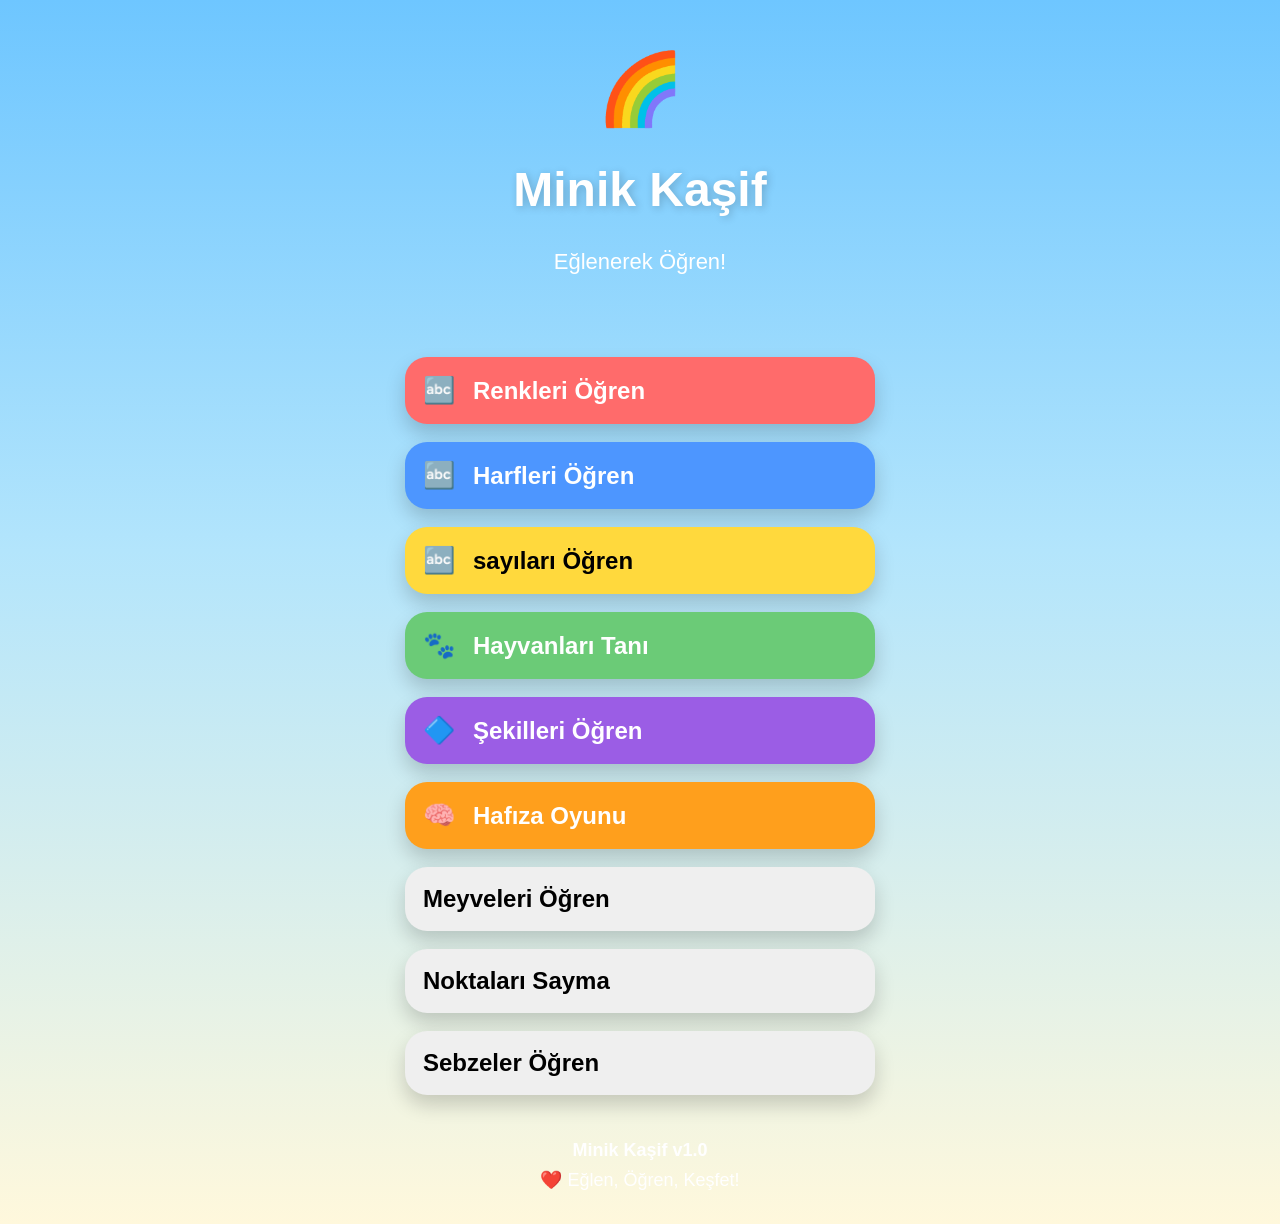
<file: index.html>
<!DOCTYPE html>
<html lang="tr">

<head>
    <meta charset="UTF-8">
    <meta name="viewport" content="width=device-width, initial-scale=1.0">
    <title>🌈 Minik Kaşif</title>

    <link rel="stylesheet" href="style.css">

    <meta name="theme-color" content="#4FC3F7">
    <meta name="description" content="3-6 yaş çocuklar için eğitici oyunlar">

    <link rel="icon"
        href="https://cdn.jsdelivr.net/gh/twitter/twemoji@latest/assets/72x72/1f308.png">
</head>
   <link rel="manifest" href="manifest.json">
   <meta name="theme-color" content="#2196F3">
<script>
if ("serviceWorker" in navigator) {
    window.addEventListener("load", () => {
        navigator.serviceWorker.register("./sw.js")
        .then(() => console.log("✅ Offline modu aktif"))
        .catch(err => console.log(err));
    });
}
</script>

<body>

    <!-- Bulutlar -->
    <div class="cloud cloud1"></div>
    <div class="cloud cloud2"></div>
    <div class="cloud cloud3"></div>

    <!-- Başlık -->
    <header>

        <div class="logo">
            🌈
        </div>

        <h1>Minik Kaşif</h1>

        <p>Eğlenerek Öğren!</p>

    </header>

    <!-- Menü -->
    <main class="menu">

        <button class="menuButton"
    onclick="window.location.href='pages/renkler.html'">

    🔤
    <span>Renkleri Öğren</span>

</button>

        <button class="menuButton"
    onclick="window.location.href='pages/harfler.html'">

    🔤
    <span>Harfleri Öğren</span>

</button>

       <button class="menuButton"
    onclick="window.location.href='pages/sayilar.html'">

    🔤
    <span>sayıları Öğren</span>

</button>

       <button class="menuButton"
    onclick="window.location.href='pages/hayvanlar.html'">

    🐾
    <span>Hayvanları Tanı</span>

</button>

       <button class="menuButton"
    onclick="window.location.href='pages/sekiller.html'">

    🔷
    <span>Şekilleri Öğren</span>

</button>

        <button class="menuButton"
    onclick="window.location.href='pages/hafiza.html'">

    🧠
    <span>Hafıza Oyunu</span>

</button>

        <button class="menuButton"
    onclick="window.location.href='pages/meyveler.html'">

    
    <span>Meyveleri Öğren</span>

</button>

 <button class="menuButton"
    onclick="window.location.href='pages/noktalari-say.html'">

    
    <span>Noktaları Sayma</span>

</button>

        <button class="menuButton"
    onclick="window.location.href='pages/sebzeler.html'">

    
    <span>Sebzeler Öğren</span>

</button>

    </main>

    <!-- Alt Bilgi -->
    <footer>

        <div id="version">
            Minik Kaşif v1.0
        </div>

        <div>
            ❤️ Eğlen, Öğren, Keşfet!
        </div>

    </footer>

    <script src="script.js"></script>

</body>

</html>
</file>
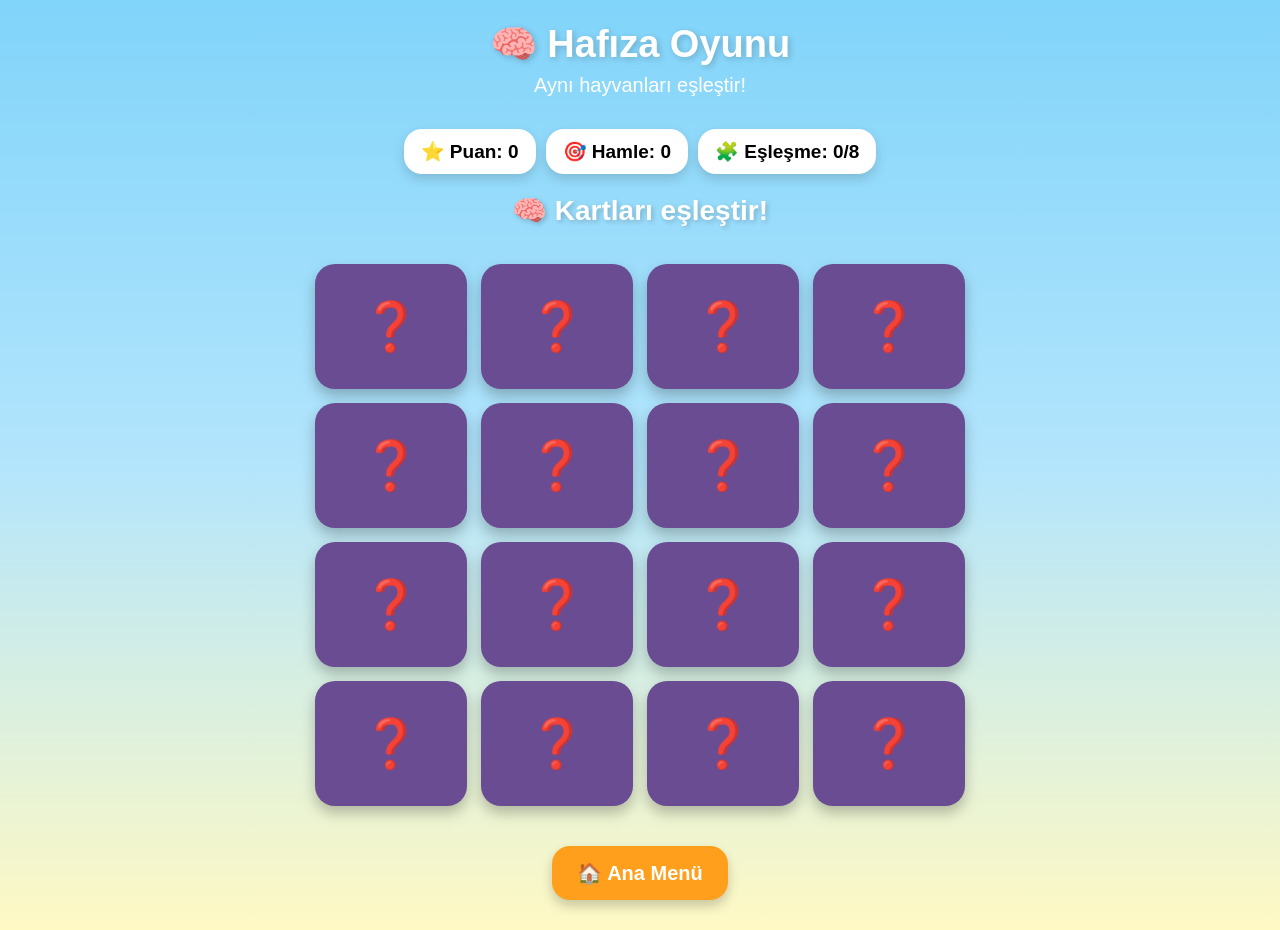
<file: pages/hafiza.html>
<!DOCTYPE html>
<html lang="tr">
<head>
<meta charset="UTF-8">
<meta name="viewport" content="width=device-width, initial-scale=1.0">

<title>🧠 Hafıza Oyunu - Minik Kaşif</title>

<style>

*{
    box-sizing:border-box;
    margin:0;
    padding:0;
}

body{
    min-height:100vh;
    font-family:Arial,Helvetica,sans-serif;
    text-align:center;

    background:
    linear-gradient(
        180deg,
        #81D4FA,
        #B3E5FC,
        #FFF9C4
    );

    overflow-x:hidden;
}

/* BAŞLIK */

header{
    padding:22px;
    color:white;
}

header h1{
    font-size:38px;
    text-shadow:2px 2px 6px rgba(0,0,0,.2);
}

header p{
    margin-top:8px;
    font-size:20px;
}

/* BİLGİ */

.info{
    display:flex;
    justify-content:center;
    align-items:center;
    flex-wrap:wrap;
    gap:10px;

    width:95%;
    max-width:800px;

    margin:10px auto 20px;
}

.infoBox{
    background:white;

    padding:11px 17px;

    border-radius:18px;

    font-size:19px;
    font-weight:bold;

    box-shadow:
    0 5px 12px rgba(0,0,0,.15);
}

/* MESAJ */

#message{
    min-height:50px;

    color:white;

    font-size:28px;
    font-weight:bold;

    text-shadow:
    2px 2px 5px rgba(0,0,0,.2);
}

/* OYUN ALANI */

#game{
    width:94%;
    max-width:650px;

    margin:20px auto;

    display:grid;

    grid-template-columns:
    repeat(4,1fr);

    gap:14px;
}

/* KART */

.card{
    height:125px;

    border:none;

    border-radius:20px;

    background:#6A4C93;

    color:white;

    font-size:48px;

    cursor:pointer;

    box-shadow:
    0 7px 14px rgba(0,0,0,.25);

    transition:.2s;
}

.card:hover{
    transform:scale(1.04);
}

.card:active{
    transform:scale(.94);
}

/* AÇIK KART */

.card.open{
    background:white;
    color:#333;
}

/* EŞLEŞEN KART */

.card.matched{
    background:#6BCB77;
    color:white;

    cursor:default;
}

/* ANA MENÜ */

.homeButton{
    margin:20px auto 30px;

    padding:15px 25px;

    border:none;

    border-radius:18px;

    background:#FF9F1C;

    color:white;

    font-size:20px;
    font-weight:bold;

    cursor:pointer;

    box-shadow:
    0 6px 12px rgba(0,0,0,.2);
}

.homeButton:hover{
    transform:scale(1.05);
}

/* KONFETİ */

.confetti{
    position:fixed;

    top:-30px;

    z-index:999;

    pointer-events:none;

    animation:
    fall 2s linear forwards;
}

@keyframes fall{

    from{
        transform:
        translateY(0)
        rotate(0deg);
    }

    to{
        transform:
        translateY(110vh)
        rotate(720deg);
    }

}

/* TELEFON */

@media(max-width:600px){

    header h1{
        font-size:30px;
    }

    header p{
        font-size:17px;
    }

    #game{
        grid-template-columns:
        repeat(4,1fr);

        gap:9px;
    }

    .card{
        height:90px;

        border-radius:15px;

        font-size:35px;
    }

    .infoBox{
        font-size:15px;

        padding:9px 12px;
    }

}

@media(max-width:380px){

    #game{
        gap:7px;
    }

    .card{
        height:78px;

        font-size:30px;
    }

}

</style>
</head>

<body>

<header>

<h1>🧠 Hafıza Oyunu</h1>

<p>
Aynı hayvanları eşleştir!
</p>

</header>


<!-- BİLGİLER -->

<div class="info">

<div class="infoBox" id="score">
⭐ Puan: 0
</div>

<div class="infoBox" id="moves">
🎯 Hamle: 0
</div>

<div class="infoBox" id="pairs">
🧩 Eşleşme: 0/8
</div>

</div>


<!-- MESAJ -->

<div id="message">
🧠 Kartları eşleştir!
</div>


<!-- KARTLAR -->

<div id="game"></div>


<!-- ANA MENÜ -->

<button
class="homeButton"
onclick="location.href='../index.html'">

🏠 Ana Menü

</button>


<script>

/* =================================
   🐾 HAYVANLAR
================================= */

const animals=[

    "🐶",
    "🐱",
    "🦁",
    "🐯",
    "🐘",
    "🐰",
    "🐼",
    "🐸"

];


/* =================================
   HAYVAN İSİMLERİ
================================= */

const animalNames={

    "🐶":"köpek",

    "🐱":"kedi",

    "🦁":"aslan",

    "🐯":"kaplan",

    "🐘":"fil",

    "🐰":"tavşan",

    "🐼":"panda",

    "🐸":"kurbağa"

};


/* =================================
   OYUN DEĞİŞKENLERİ
================================= */

let cards=[];

let firstCard=null;

let secondCard=null;

let lockBoard=false;

let score=0;

let moves=0;

let matched=0;


/* =================================
   KARIŞTIRMA
================================= */

function shuffle(array){

    const copy=[...array];

    for(
        let i=copy.length-1;
        i>0;
        i--
    ){

        const j=
        Math.floor(
            Math.random()*(i+1)
        );

        [
            copy[i],
            copy[j]
        ]=
        [
            copy[j],
            copy[i]
        ];

    }

    return copy;

}


/* =================================
   OYUNU BAŞLAT
================================= */

function startGame(){

    cards=
    shuffle([

        ...animals,
        ...animals

    ]);


    firstCard=null;

    secondCard=null;

    lockBoard=false;

    score=0;

    moves=0;

    matched=0;


    updateInfo();


    document.getElementById(
        "message"
    ).textContent=
    "🧠 Kartları eşleştir!";


    createCards();

}


/* =================================
   KARTLARI OLUŞTUR
================================= */

function createCards(){

    const game=
    document.getElementById(
        "game"
    );


    game.innerHTML="";


    cards.forEach(
        (animal,index)=>{

            const card=
            document.createElement(
                "button"
            );


            card.className="card";


            card.dataset.value=
            animal;


            card.dataset.index=
            index;


            card.textContent="❓";


            card.addEventListener(
                "click",
                ()=>openCard(card)
            );


            game.appendChild(card);

        }
    );

}


/* =================================
   🃏 KART AÇMA
================================= */

function openCard(card){

    if(lockBoard){
        return;
    }


    if(card===firstCard){
        return;
    }


    if(
        card.classList.contains(
            "matched"
        )
    ){
        return;
    }


    /* Kartı aç */

    card.classList.add(
        "open"
    );


    card.textContent=
    card.dataset.value;


    /* 🔊 HAYVANIN ADINI SÖYLE */

    speakAnimal(
        card.dataset.value
    );


    /* İlk kart */

    if(!firstCard){

        firstCard=card;

        return;

    }


    /* İkinci kart */

    secondCard=card;


    moves++;


    updateInfo();


    checkMatch();

}


/* =================================
   🔊 HAYVAN İSMİNİ SESLENDİR
================================= */

function speakAnimal(emoji){

    const name=
    animalNames[emoji];


    if(!name){
        return;
    }


    speak(name);

}


/* =================================
   EŞLEŞTİRME
================================= */

function checkMatch(){

    const isMatch=
    firstCard.dataset.value===
    secondCard.dataset.value;


    /* DOĞRU */

    if(isMatch){

        matched++;

        score+=10;


        firstCard.classList.add(
            "matched"
        );


        secondCard.classList.add(
            "matched"
        );


        correctSound();


        document.getElementById(
            "message"
        ).textContent=
        "🎉 Aferin! Eşleştirdin!";


        speak(
            "Aferin! "+
            animalNames[
                firstCard.dataset.value
            ]
        );


        updateInfo();


        resetCards();


        /* BÜTÜN KARTLAR BİTTİ */

        if(
            matched===
            animals.length
        ){

            setTimeout(
                gameWon,
                700
            );

        }

    }


    /* YANLIŞ */

    else{

        score=
        Math.max(
            0,
            score-1
        );


        wrongSound();


        document.getElementById(
            "message"
        ).textContent=
        "😊 Tekrar dene!";


        speak(
            "Tekrar dene"
        );


        lockBoard=true;


        setTimeout(()=>{

            firstCard.classList.remove(
                "open"
            );


            secondCard.classList.remove(
                "open"
            );


            firstCard.textContent=
            "❓";


            secondCard.textContent=
            "❓";


            resetCards();


        },900);

    }

}


/* =================================
   KARTLARI SIFIRLA
================================= */

function resetCards(){

    firstCard=null;

    secondCard=null;

    lockBoard=false;

}


/* =================================
   BİLGİLERİ GÜNCELLE
================================= */

function updateInfo(){

    document.getElementById(
        "score"
    ).textContent=
    "⭐ Puan: "+
    score;


    document.getElementById(
        "moves"
    ).textContent=
    "🎯 Hamle: "+
    moves;


    document.getElementById(
        "pairs"
    ).textContent=
    "🧩 Eşleşme: "+
    matched+
    "/"+
    animals.length;

}


/* =================================
   🏆 OYUNU KAZAN
================================= */

function gameWon(){

    document.getElementById(
        "message"
    ).textContent=
    "🏆 Tebrikler! Hepsini buldun!";


    correctSound();


    speak(
        "Tebrikler! "+
        "Oyunu tamamladın."
    );


    createConfetti();


    setTimeout(()=>{

        const again=
        confirm(
            "🎮 Tekrar oynamak ister misin?"
        );


        if(again){

            startGame();

        }
        else{

            location.href=
            "../index.html";

        }

    },1500);

}


/* =================================
   🔊 SES SİSTEMİ
================================= */

let audioContext=null;


function getAudio(){

    if(!audioContext){

        audioContext=
        new(
            window.AudioContext ||
            window.webkitAudioContext
        )();

    }

    return audioContext;

}


function beep(
    frequency,
    duration,
    type="sine"
){

    const audio=
    getAudio();


    const oscillator=
    audio.createOscillator();


    const gain=
    audio.createGain();


    oscillator.type=
    type;


    oscillator.frequency.value=
    frequency;


    oscillator.connect(
        gain
    );


    gain.connect(
        audio.destination
    );


    gain.gain.value=
    .18;


    oscillator.start();


    gain.gain.exponentialRampToValueAtTime(
        .0001,
        audio.currentTime+
        duration
    );


    oscillator.stop(
        audio.currentTime+
        duration
    );

}


/* =================================
   ✅ DOĞRU SES
================================= */

function correctSound(){

    beep(
        700,
        .12,
        "triangle"
    );


    setTimeout(()=>{

        beep(
            900,
            .12,
            "triangle"
        );

    },120);


    setTimeout(()=>{

        beep(
            1200,
            .18,
            "triangle"
        );

    },240);

}


/* =================================
   ❌ YANLIŞ SES
================================= */

function wrongSound(){

    beep(
        250,
        .35,
        "sawtooth"
    );

}


/* =================================
   🗣️ TÜRKÇE KONUŞMA
================================= */

function speak(text){

    if(
        !(
            "speechSynthesis"
            in window
        )
    ){

        return;

    }


    speechSynthesis.cancel();


    const voice=
    new SpeechSynthesisUtterance(
        text
    );


    voice.lang=
    "tr-TR";


    voice.rate=
    .85;


    voice.pitch=
    1.1;


    speechSynthesis.speak(
        voice
    );

}


/* =================================
   🎉 KONFETİ
================================= */

function createConfetti(){

    const symbols=[

        "⭐",
        "🎉",
        "✨",
        "🌟",
        "💖",
        "🏆"

    ];


    for(
        let i=0;
        i<35;
        i++
    ){

        const item=
        document.createElement(
            "div"
        );


        item.className=
        "confetti";


        item.textContent=
        symbols[
            Math.floor(
                Math.random()*
                symbols.length
            )
        ];


        item.style.left=
        Math.random()*100+
        "vw";


        item.style.fontSize=
        18+
        Math.random()*22+
        "px";


        item.style.animationDuration=
        1.5+
        Math.random()+
        "s";


        document.body.appendChild(
            item
        );


        setTimeout(()=>{

            item.remove();

        },3000);

    }

}


/* =================================
   🚀 BAŞLAT
================================= */

startGame();

</script>

</body>
</html>
</file>
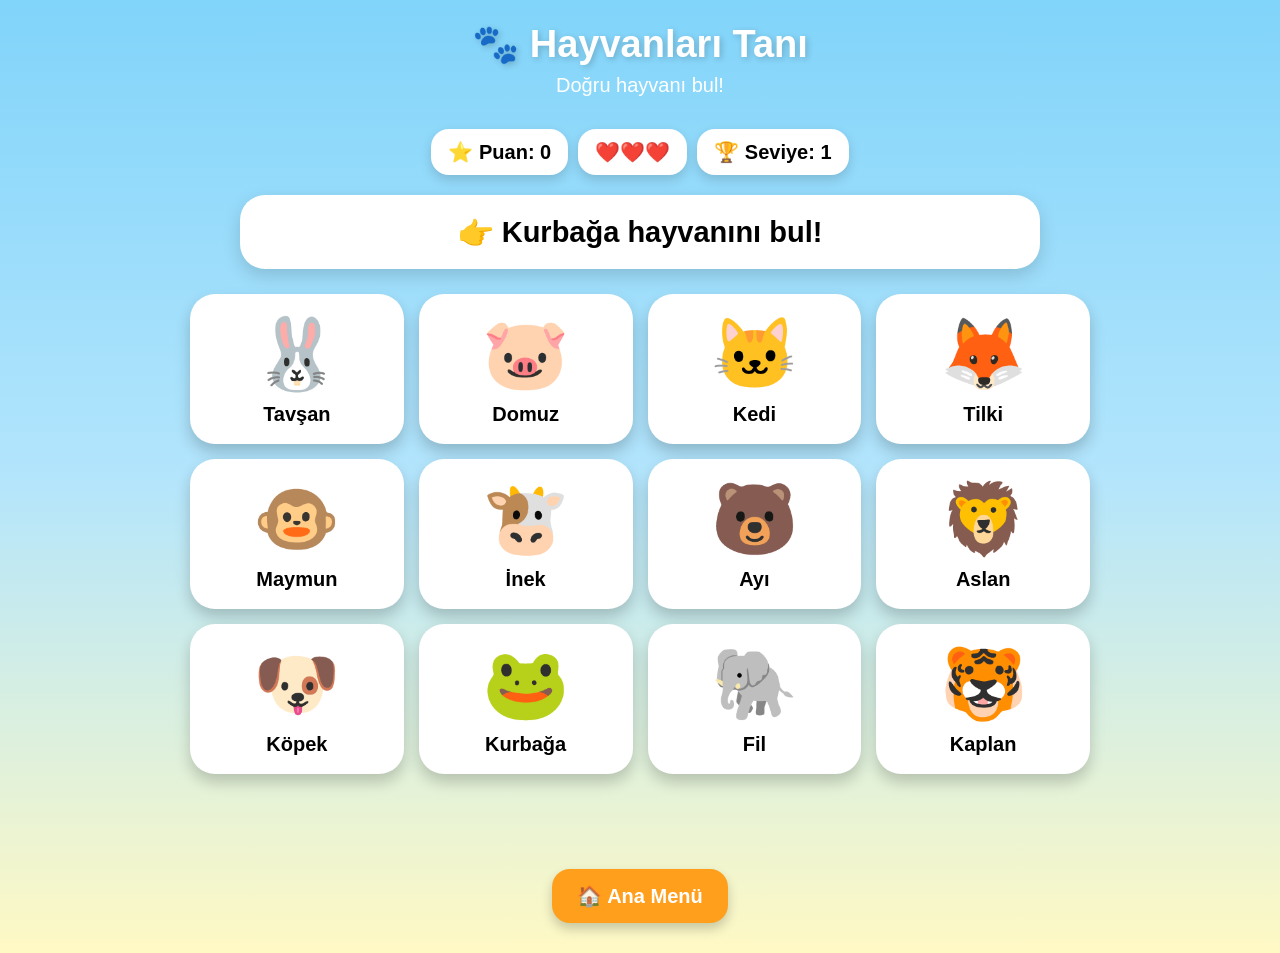
<file: pages/hayvanlar.html>
<!DOCTYPE html>
<html lang="tr">
<head>
<meta charset="UTF-8">
<meta name="viewport" content="width=device-width, initial-scale=1.0">

<title>🐾 Hayvanları Tanı - Minik Kaşif</title>

<style>
*{
    box-sizing:border-box;
    margin:0;
    padding:0;
}

body{
    min-height:100vh;
    font-family:Arial,Helvetica,sans-serif;
    text-align:center;
    background:linear-gradient(180deg,#81D4FA,#B3E5FC,#FFF9C4);
    overflow-x:hidden;
}

header{
    padding:22px;
    color:white;
}

header h1{
    font-size:38px;
    text-shadow:2px 2px 6px rgba(0,0,0,.2);
}

header p{
    margin-top:8px;
    font-size:20px;
}

.info{
    width:95%;
    max-width:800px;
    margin:10px auto 20px;
    display:flex;
    justify-content:center;
    flex-wrap:wrap;
    gap:10px;
}

.infoBox{
    background:white;
    padding:11px 17px;
    border-radius:18px;
    font-size:20px;
    font-weight:bold;
    box-shadow:0 5px 12px rgba(0,0,0,.15);
}

#question{
    width:92%;
    max-width:800px;
    margin:15px auto;
    padding:20px;
    background:white;
    border-radius:25px;
    font-size:29px;
    font-weight:bold;
    box-shadow:0 7px 18px rgba(0,0,0,.15);
}

#animals{
    width:95%;
    max-width:900px;
    margin:25px auto;
    display:grid;
    grid-template-columns:repeat(4,1fr);
    gap:15px;
}

.animalButton{
    min-height:150px;
    border:none;
    border-radius:25px;
    background:white;
    cursor:pointer;
    font-size:70px;
    box-shadow:0 8px 15px rgba(0,0,0,.2);
    transition:.2s;
}

.animalButton span{
    display:block;
    margin-top:8px;
    font-size:20px;
    font-weight:bold;
}

.animalButton:hover{
    transform:scale(1.06);
}

.animalButton:active{
    transform:scale(.93);
}

.correct{
    background:#6BCB77 !important;
    color:white;
    animation:correctAnimation .5s ease;
}

.wrong{
    background:#FF6B6B !important;
    color:white;
    animation:wrongAnimation .35s ease;
}

@keyframes correctAnimation{
    0%{transform:scale(1)}
    50%{transform:scale(1.18)}
    100%{transform:scale(1)}
}

@keyframes wrongAnimation{
    0%{transform:translateX(0)}
    25%{transform:translateX(-10px)}
    50%{transform:translateX(10px)}
    75%{transform:translateX(-10px)}
    100%{transform:translateX(0)}
}

#message{
    min-height:50px;
    color:white;
    font-size:30px;
    font-weight:bold;
    text-shadow:2px 2px 5px rgba(0,0,0,.2);
}

.homeButton{
    margin:20px auto 30px;
    padding:15px 25px;
    border:none;
    border-radius:18px;
    background:#FF9F1C;
    color:white;
    font-size:20px;
    font-weight:bold;
    cursor:pointer;
    box-shadow:0 6px 12px rgba(0,0,0,.2);
}

.confetti{
    position:fixed;
    top:-30px;
    pointer-events:none;
    z-index:999;
    animation:fall 2s linear forwards;
}

@keyframes fall{
    from{
        transform:translateY(0) rotate(0deg);
    }
    to{
        transform:translateY(110vh) rotate(720deg);
    }
}

@media(max-width:700px){

    header h1{
        font-size:30px;
    }

    header p{
        font-size:17px;
    }

    .infoBox{
        font-size:16px;
        padding:9px 12px;
    }

    #question{
        font-size:23px;
    }

    #animals{
        grid-template-columns:repeat(3,1fr);
        gap:10px;
    }

    .animalButton{
        min-height:125px;
        font-size:55px;
    }

    .animalButton span{
        font-size:16px;
    }
}

@media(max-width:430px){

    #animals{
        grid-template-columns:repeat(2,1fr);
    }

    .animalButton{
        min-height:130px;
    }
}
</style>
</head>

<body>

<header>
    <h1>🐾 Hayvanları Tanı</h1>
    <p>Doğru hayvanı bul!</p>
</header>

<div class="info">

    <div class="infoBox" id="score">
        ⭐ Puan: 0
    </div>

    <div class="infoBox" id="lives">
        ❤️❤️❤️
    </div>

    <div class="infoBox" id="level">
        🏆 Seviye: 1
    </div>

</div>

<div id="question">
    Hazırlanıyor...
</div>

<div id="animals"></div>

<div id="message"></div>

<button
    class="homeButton"
    onclick="location.href='../index.html'">

    🏠 Ana Menü

</button>

<script>

/* ================================
   🐾 HAYVANLAR
================================ */

const animals = [

    {
        name:"Kedi",
        emoji:"🐱"
    },

    {
        name:"Köpek",
        emoji:"🐶"
    },

    {
        name:"Aslan",
        emoji:"🦁"
    },

    {
        name:"Kaplan",
        emoji:"🐯"
    },

    {
        name:"Fil",
        emoji:"🐘"
    },

    {
        name:"Maymun",
        emoji:"🐵"
    },

    {
        name:"Tavşan",
        emoji:"🐰"
    },

    {
        name:"Ayı",
        emoji:"🐻"
    },

    {
        name:"Tilki",
        emoji:"🦊"
    },

    {
        name:"İnek",
        emoji:"🐮"
    },

    {
        name:"Domuz",
        emoji:"🐷"
    },

    {
        name:"Kurbağa",
        emoji:"🐸"
    }

];


/* ================================
   OYUN
================================ */

let correctAnimal;

let score=0;

let lives=3;

let level=1;

let locked=false;


/* ================================
   KARIŞTIRMA
================================ */

function shuffle(array){

    const copy=[...array];

    for(
        let i=copy.length-1;
        i>0;
        i--
    ){

        const j=
        Math.floor(
            Math.random()*(i+1)
        );

        [
            copy[i],
            copy[j]
        ]=[
            copy[j],
            copy[i]
        ];

    }

    return copy;
}


/* ================================
   HAYVANLARI OLUŞTUR
================================ */

function createAnimals(){

    const container=
    document.getElementById("animals");

    container.innerHTML="";

    const mixedAnimals=
    shuffle(animals);

    mixedAnimals.forEach(animal=>{

        const button=
        document.createElement("button");

        button.className=
        "animalButton";

        button.dataset.animal=
        animal.name;

        button.innerHTML=
        animal.emoji+
        "<span>"+
        animal.name+
        "</span>";

        button.addEventListener(
            "click",
            ()=>{
                checkAnswer(button);
            }
        );

        container.appendChild(button);

    });

}


/* ================================
   SES
================================ */

let audioContext=null;

function getAudio(){

    if(!audioContext){

        audioContext=
        new(
            window.AudioContext ||
            window.webkitAudioContext
        )();

    }

    return audioContext;
}

function beep(
    frequency,
    duration,
    type="sine"
){

    const audio=getAudio();

    const oscillator=
    audio.createOscillator();

    const gain=
    audio.createGain();

    oscillator.type=type;

    oscillator.frequency.value=
    frequency;

    oscillator.connect(gain);

    gain.connect(audio.destination);

    gain.gain.value=.18;

    oscillator.start();

    gain.gain.exponentialRampToValueAtTime(
        .0001,
        audio.currentTime+duration
    );

    oscillator.stop(
        audio.currentTime+duration
    );

}

function correctSound(){

    beep(700,.12,"triangle");

    setTimeout(()=>{
        beep(900,.12,"triangle");
    },120);

    setTimeout(()=>{
        beep(1200,.18,"triangle");
    },240);

}

function wrongSound(){

    beep(250,.35,"sawtooth");

}


/* ================================
   KONUŞMA
================================ */

function speak(text){

    if(!("speechSynthesis" in window)){
        return;
    }

    speechSynthesis.cancel();

    const voice=
    new SpeechSynthesisUtterance(text);

    voice.lang="tr-TR";

    voice.rate=.85;

    voice.pitch=1.1;

    speechSynthesis.speak(voice);

}


/* ================================
   YENİ SORU
================================ */

function newQuestion(){

    locked=false;

    correctAnimal=
    animals[
        Math.floor(
            Math.random()*
            animals.length
        )
    ];

    document.getElementById(
        "question"
    ).innerHTML=
    "👉 <b>"+
    correctAnimal.name+
    "</b> hayvanını bul!";

    createAnimals();

    setTimeout(()=>{

        speak(
            correctAnimal.name+
            " hayvanını bul"
        );

    },300);

}


/* ================================
   CEVAP
================================ */

function checkAnswer(button){

    if(locked){
        return;
    }

    locked=true;

    const selectedAnimal=
    button.dataset.animal;


    if(
        selectedAnimal===
        correctAnimal.name
    ){

        score++;

        if(score%5===0){
            level++;
        }

        updateInfo();

        button.classList.add(
            "correct"
        );

        document.getElementById(
            "message"
        ).textContent=
        "🎉 Aferin!";

        correctSound();

        speak("Aferin!");

        createConfetti();

        setTimeout(()=>{

            document.getElementById(
                "message"
            ).textContent="";

            newQuestion();

        },1200);

    }
    else{

        lives--;

        updateInfo();

        button.classList.add(
            "wrong"
        );

        document.getElementById(
            "message"
        ).textContent=
        "😊 Tekrar dene!";

        wrongSound();

        speak("Tekrar dene");

        setTimeout(()=>{

            button.classList.remove(
                "wrong"
            );

            if(lives<=0){

                gameOver();

            }
            else{

                locked=false;

            }

        },800);

    }

}


/* ================================
   BİLGİ
================================ */

function updateInfo(){

    document.getElementById(
        "score"
    ).textContent=
    "⭐ Puan: "+score;

    document.getElementById(
        "lives"
    ).textContent=
    lives>0
    ?"❤️".repeat(lives)
    :"💔";

    document.getElementById(
        "level"
    ).textContent=
    "🏆 Seviye: "+level;

}


/* ================================
   OYUN BİTTİ
================================ */

function gameOver(){

    locked=true;

    document.getElementById(
        "question"
    ).innerHTML=
    "🎮 Oyun Bitti!";

    document.getElementById(
        "message"
    ).textContent=
    "⭐ Puanın: "+score;

    speak(
        "Oyun bitti. "+
        score+
        " puan kazandın."
    );

    setTimeout(()=>{

        const again=
        confirm(
            "🎮 Tekrar oynamak ister misin?"
        );

        if(again){

            score=0;
            lives=3;
            level=1;

            updateInfo();

            document.getElementById(
                "message"
            ).textContent="";

            newQuestion();

        }
        else{

            location.href=
            "../index.html";

        }

    },1000);

}


/* ================================
   KONFETİ
================================ */

function createConfetti(){

    const symbols=[
        "⭐",
        "🎉",
        "✨",
        "🌟",
        "💖"
    ];

    for(
        let i=0;
        i<25;
        i++
    ){

        const item=
        document.createElement("div");

        item.className=
        "confetti";

        item.textContent=
        symbols[
            Math.floor(
                Math.random()*
                symbols.length
            )
        ];

        item.style.left=
        Math.random()*100+
        "vw";

        item.style.fontSize=
        18+
        Math.random()*22+
        "px";

        item.style.animationDuration=
        1.5+
        Math.random()+
        "s";

        document.body.appendChild(item);

        setTimeout(()=>{
            item.remove();
        },3000);

    }

}


/* ================================
   BAŞLAT
================================ */

updateInfo();

newQuestion();

</script>

</body>
</html>
</file>
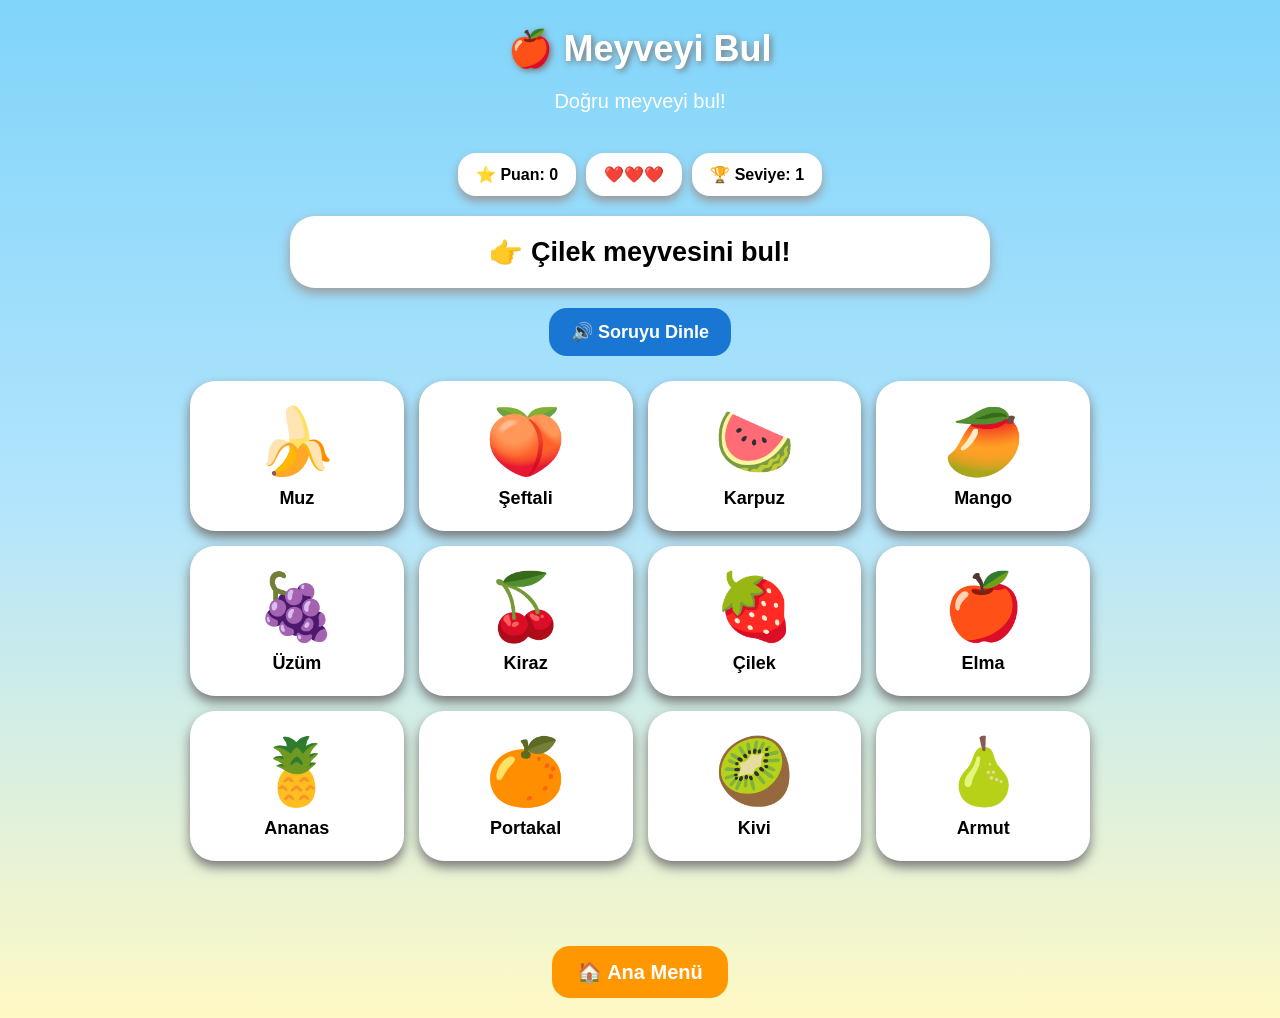
<file: pages/meyveler.html>
<!DOCTYPE html>
<html lang="tr">

<head>

<meta charset="UTF-8">

<meta
    name="viewport"
    content="width=device-width,initial-scale=1.0"
>

<title>🍎 Meyveyi Bul - Minik Kaşif</title>

<style>

*{
    box-sizing:border-box;
}

body{
    margin:0;
    min-height:100vh;

    font-family:Arial,sans-serif;

    text-align:center;

    background:
    linear-gradient(
        180deg,
        #81D4FA,
        #B3E5FC,
        #FFF9C4
    );

    overflow-x:hidden;
}

header{
    padding:20px;
    color:white;
}

h1{
    font-size:36px;
    margin:8px;

    text-shadow:
    2px 2px 6px #777;
}

header p{
    font-size:20px;
}

.info{

    display:flex;

    justify-content:center;

    gap:10px;

    flex-wrap:wrap;
}

.box{

    background:white;

    padding:12px 18px;

    border-radius:18px;

    font-weight:bold;

    box-shadow:
    0 5px 10px #999;
}

#question{

    width:92%;

    max-width:700px;

    margin:20px auto 10px;

    padding:20px;

    background:white;

    border-radius:25px;

    font-size:27px;

    font-weight:bold;

    box-shadow:
    0 5px 12px #999;
}

.listen{

    border:0;

    border-radius:18px;

    padding:13px 22px;

    background:#1976D2;

    color:white;

    font-size:18px;

    font-weight:bold;

    cursor:pointer;

    margin:10px;

    -webkit-tap-highlight-color:transparent;
}

.listen:active{

    transform:scale(.95);
}

#fruits{

    display:grid;

    grid-template-columns:
    repeat(4,1fr);

    gap:15px;

    width:95%;

    max-width:900px;

    margin:15px auto;
}

.fruit{

    min-height:150px;

    border:none;

    border-radius:25px;

    background:white;

    font-size:65px;

    cursor:pointer;

    box-shadow:
    0 6px 12px #777;

    transition:.2s;

    -webkit-tap-highlight-color:transparent;
}

.fruit:hover{

    transform:scale(1.05);
}

.fruit:active{

    transform:scale(.95);
}

.fruit span{

    display:block;

    margin-top:8px;

    font-size:18px;

    font-weight:bold;
}

.correct{

    background:#4CAF50 !important;

    color:white;
}

.wrong{

    background:#F44336 !important;

    color:white;

    animation:shake .3s;
}

@keyframes shake{

    25%{
        transform:translateX(-10px);
    }

    50%{
        transform:translateX(10px);
    }

    75%{
        transform:translateX(-10px);
    }

}

#message{

    min-height:50px;

    color:white;

    font-size:28px;

    font-weight:bold;
}

.home{

    margin:20px;

    padding:14px 25px;

    border:none;

    border-radius:18px;

    background:#FF9800;

    color:white;

    font-size:20px;

    font-weight:bold;

    cursor:pointer;
}

@media(max-width:600px){

    h1{
        font-size:29px;
    }

    #question{
        font-size:22px;
    }

    #fruits{

        grid-template-columns:
        repeat(2,1fr);

        gap:10px;
    }

    .fruit{

        min-height:125px;

        font-size:50px;
    }

    .fruit span{

        font-size:16px;
    }

}

</style>

</head>


<body>


<header>

<h1>🍎 Meyveyi Bul</h1>

<p>Doğru meyveyi bul!</p>

</header>


<div class="info">

<div class="box" id="score">
⭐ Puan: 0
</div>

<div class="box" id="lives">
❤️❤️❤️
</div>

<div class="box" id="level">
🏆 Seviye: 1
</div>

</div>


<div id="question">

Hazırlanıyor...

</div>


<button
class="listen"
id="listenButton"
onclick="playQuestionSound()">

🔊 Soruyu Dinle

</button>


<div id="fruits"></div>


<div id="message"></div>


<button
class="home"
onclick="location.href='../index.html'">

🏠 Ana Menü

</button>


<script>


/* =========================================
   🍎 MEYVELER
========================================= */

const fruits = [

    {
        emoji:"🍎",
        name:"Elma",
        sound:"elma.mp3"
    },

    {
        emoji:"🍌",
        name:"Muz",
        sound:"muz.mp3"
    },

    {
        emoji:"🍊",
        name:"Portakal",
        sound:"portakal.mp3"
    },

    {
        emoji:"🍓",
        name:"Çilek",
        sound:"cilek.mp3"
    },

    {
        emoji:"🍇",
        name:"Üzüm",
        sound:"uzum.mp3"
    },

    {
        emoji:"🍉",
        name:"Karpuz",
        sound:"karpuz.mp3"
    },

    {
        emoji:"🍐",
        name:"Armut",
        sound:"armut.mp3"
    },

    {
        emoji:"🍑",
        name:"Şeftali",
        sound:"seftali.mp3"
    },

    {
        emoji:"🍍",
        name:"Ananas",
        sound:"ananas.mp3"
    },

    {
        emoji:"🥝",
        name:"Kivi",
        sound:"kivi.mp3"
    },

    {
        emoji:"🍒",
        name:"Kiraz",
        sound:"kiraz.mp3"
    },

    {
        emoji:"🥭",
        name:"Mango",
        sound:"mango.mp3"
    }

];


/* =========================================
   🎮 DEĞİŞKENLER
========================================= */

let correct = null;

let score = 0;

let lives = 3;

let level = 1;

let locked = false;


/* =========================================
   🔊 SES DOSYASI
========================================= */

let currentAudio = null;


/* =========================================
   🔊 SES ÇAL
========================================= */

function playSound(file){

    try{

        if(currentAudio){

            currentAudio.pause();

            currentAudio.currentTime = 0;

        }


        currentAudio =
        new Audio(
            "../sounds/" + file
        );


        currentAudio.volume = 1;


        const promise =
        currentAudio.play();


        if(promise){

            promise.catch(error => {

                console.log(
                    "Ses oynatılamadı:",
                    error
                );

            });

        }

    }

    catch(error){

        console.log(
            "Ses hatası:",
            error
        );

    }

}


/* =========================================
   🔊 SORUYU DİNLE
========================================= */

function playQuestionSound(){

    if(!correct){

        return;

    }

    playSound(
        correct.sound
    );

}


/* =========================================
   ✅ DOĞRU SES
========================================= */

function correctSound(){

    playSound(
        "aferin.mp3"
    );

}


/* =========================================
   ❌ YANLIŞ SES
========================================= */

function wrongSound(){

    playSound(
        "tekrar-dene.mp3"
    );

}


/* =========================================
   🔀 KARIŞTIR
========================================= */

function shuffle(array){

    const a =
    [...array];


    for(
        let i = a.length - 1;
        i > 0;
        i--
    ){

        const j =
        Math.floor(
            Math.random() *
            (i + 1)
        );


        [
            a[i],
            a[j]
        ] =
        [
            a[j],
            a[i]
        ];

    }


    return a;

}


/* =========================================
   🆕 YENİ SORU
========================================= */

function newQuestion(){

    locked = false;


    correct =
    fruits[
        Math.floor(
            Math.random() *
            fruits.length
        )
    ];


    document.getElementById(
        "question"
    ).innerHTML =

    "👉 <b>" +
    correct.name +
    "</b> meyvesini bul!";


    createFruits();

}


/* =========================================
   🍎 MEYVELERİ OLUŞTUR
========================================= */

function createFruits(){

    const area =
    document.getElementById(
        "fruits"
    );


    area.innerHTML = "";


    shuffle(fruits).forEach(
        fruit => {


            const button =
            document.createElement(
                "button"
            );


            button.className =
            "fruit";


            button.innerHTML =

            fruit.emoji +

            "<span>" +

            fruit.name +

            "</span>";


            button.onclick = function(){

                checkAnswer(
                    button,
                    fruit
                );

            };


            area.appendChild(
                button
            );

        }
    );

}


/* =========================================
   🎯 CEVAP
========================================= */

function checkAnswer(
    button,
    fruit
){

    if(locked){

        return;

    }


    locked = true;


    /* ================================
       ✅ DOĞRU
    ================================= */

    if(
        fruit.name ===
        correct.name
    ){

        score++;


        if(
            score % 5 === 0
        ){

            level++;

        }


        button.classList.add(
            "correct"
        );


        document.getElementById(
            "message"
        ).textContent =

        "🎉 Aferin! Doğru meyve!";


        correctSound();


        updateInfo();


        setTimeout(
            function(){

                document.getElementById(
                    "message"
                ).textContent = "";


                newQuestion();

            },
            1200
        );

    }


    /* ================================
       ❌ YANLIŞ
    ================================= */

    else{

        lives--;


        button.classList.add(
            "wrong"
        );


        document.getElementById(
            "message"
        ).textContent =

        "😊 Tekrar dene!";


        wrongSound();


        updateInfo();


        setTimeout(
            function(){

                button.classList.remove(
                    "wrong"
                );


                if(
                    lives <= 0
                ){

                    gameOver();

                }

                else{

                    locked = false;

                }

            },
            800
        );

    }

}


/* =========================================
   📊 BİLGİLER
========================================= */

function updateInfo(){

    document.getElementById(
        "score"
    ).textContent =

    "⭐ Puan: " +
    score;


    document.getElementById(
        "lives"
    ).textContent =

    lives > 0

    ? "❤️".repeat(lives)

    : "💔";


    document.getElementById(
        "level"
    ).textContent =

    "🏆 Seviye: " +
    level;

}


/* =========================================
   🎮 OYUN BİTTİ
========================================= */

function gameOver(){

    locked = true;


    document.getElementById(
        "question"
    ).textContent =

    "🎮 Oyun Bitti!";


    setTimeout(
        function(){

            if(
                confirm(
                    "🎮 Tekrar oynamak ister misin?"
                )
            ){

                score = 0;

                lives = 3;

                level = 1;


                updateInfo();

                newQuestion();

            }

            else{

                location.href =
                "../index.html";

            }

        },
        500
    );

}


/* =========================================
   🚀 BAŞLAT
========================================= */

updateInfo();

newQuestion();


</script>

</body>

</html>
</file>
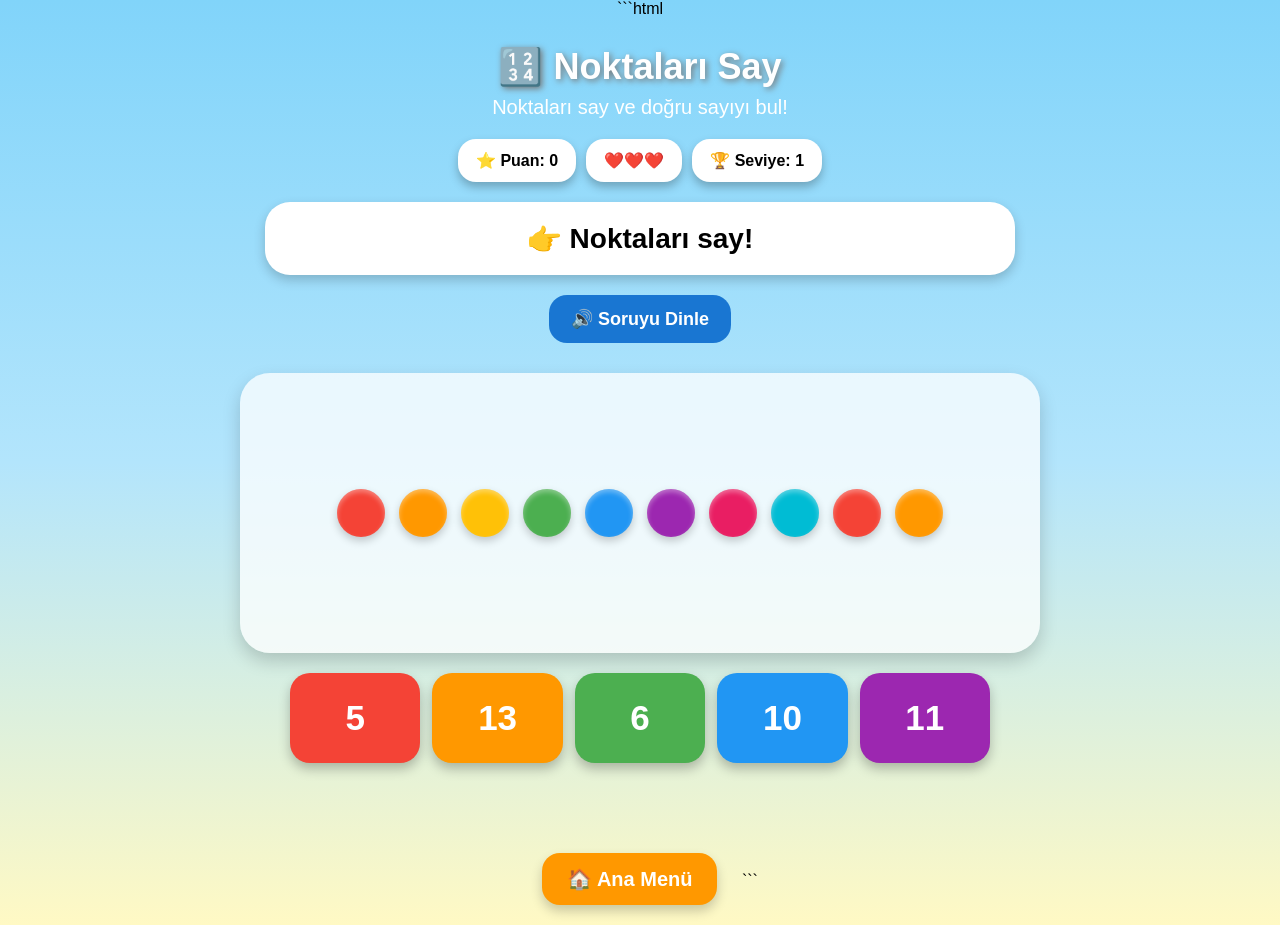
<file: pages/noktalari-say.html>
```html
<!DOCTYPE html>
<html lang="tr">
<head>
<meta charset="UTF-8">
<meta name="viewport" content="width=device-width, initial-scale=1.0">

<title>🔢 Noktaları Say - Minik Kaşif</title>

<style>

*{
    box-sizing:border-box;
    margin:0;
    padding:0;
}

body{
    min-height:100vh;
    font-family:Arial,Helvetica,sans-serif;
    text-align:center;

    background:
    linear-gradient(
        180deg,
        #81D4FA,
        #B3E5FC,
        #FFF9C4
    );

    overflow-x:hidden;
}

header{
    padding:20px;
    color:white;
}

header h1{
    font-size:36px;
    margin:8px;
    text-shadow:2px 2px 6px #777;
}

header p{
    font-size:20px;
}

.info{
    display:flex;
    justify-content:center;
    align-items:center;
    flex-wrap:wrap;
    gap:10px;
}

.box{
    background:white;
    padding:12px 18px;
    border-radius:18px;
    font-weight:bold;
    box-shadow:0 5px 10px rgba(0,0,0,.25);
}

/* SORU */

#question{
    width:92%;
    max-width:750px;

    margin:20px auto 10px;
    padding:20px;

    background:white;
    border-radius:25px;

    font-size:28px;
    font-weight:bold;

    box-shadow:0 5px 12px rgba(0,0,0,.2);
}

/* DİNLE */

.listen{
    border:none;
    border-radius:18px;

    padding:13px 22px;

    background:#1976D2;
    color:white;

    font-size:18px;
    font-weight:bold;

    cursor:pointer;

    margin:10px;
}

/* NOKTA ALANI */

#dotsArea{
    width:94%;
    max-width:800px;
    min-height:280px;

    margin:20px auto;

    background:rgba(255,255,255,.75);

    border-radius:30px;

    display:flex;
    flex-wrap:wrap;
    justify-content:center;
    align-content:center;
    align-items:center;

    gap:14px;

    padding:25px;

    box-shadow:
    0 8px 18px rgba(0,0,0,.18);
}

/* NOKTA */

.dot{
    width:48px;
    height:48px;

    border-radius:50%;

    display:block;

    box-shadow:
    inset 0 3px 5px rgba(255,255,255,.35),
    0 4px 8px rgba(0,0,0,.2);

    animation:
    pop .25s ease;
}

@keyframes pop{

    from{
        transform:scale(.2);
        opacity:0;
    }

    to{
        transform:scale(1);
        opacity:1;
    }

}

/* SAYI SEÇENEKLERİ */

#answers{
    width:95%;
    max-width:700px;

    margin:20px auto;

    display:grid;

    grid-template-columns:
    repeat(5,1fr);

    gap:12px;
}

.answer{
    height:90px;

    border:none;
    border-radius:20px;

    color:white;

    font-size:35px;
    font-weight:bold;

    cursor:pointer;

    box-shadow:
    0 6px 12px rgba(0,0,0,.25);

    transition:.2s;
}

.answer:hover{
    transform:scale(1.05);
}

.answer:active{
    transform:scale(.93);
}

.correct{
    background:#4CAF50 !important;
}

.wrong{
    background:#F44336 !important;

    animation:
    shake .3s;
}

@keyframes shake{

    25%{
        transform:translateX(-10px);
    }

    50%{
        transform:translateX(10px);
    }

    75%{
        transform:translateX(-10px);
    }

}

/* MESAJ */

#message{
    min-height:50px;

    color:white;

    font-size:28px;
    font-weight:bold;
}

/* ANA MENÜ */

.home{
    margin:20px;

    padding:14px 25px;

    border:none;
    border-radius:18px;

    background:#FF9800;

    color:white;

    font-size:20px;
    font-weight:bold;

    cursor:pointer;

    box-shadow:
    0 6px 12px rgba(0,0,0,.2);
}

/* MOBİL */

@media(max-width:600px){

    header h1{
        font-size:29px;
    }

    #question{
        font-size:22px;
    }

    #dotsArea{
        min-height:230px;
        padding:18px;
        gap:10px;
    }

    .dot{
        width:35px;
        height:35px;
    }

    #answers{
        grid-template-columns:
        repeat(3,1fr);

        gap:9px;
    }

    .answer{
        height:75px;
        font-size:30px;
    }

}

</style>
</head>

<body>

<header>

<h1>🔢 Noktaları Say</h1>

<p>Noktaları say ve doğru sayıyı bul!</p>

</header>


<div class="info">

<div class="box" id="score">
⭐ Puan: 0
</div>

<div class="box" id="lives">
❤️❤️❤️
</div>

<div class="box" id="level">
🏆 Seviye: 1
</div>

</div>


<div id="question">
Hazırlanıyor...
</div>


<button
class="listen"
onclick="readQuestion()">

🔊 Soruyu Dinle

</button>


<div id="dotsArea"></div>


<div id="answers"></div>


<div id="message"></div>


<button
class="home"
onclick="location.href='../index.html'">

🏠 Ana Menü

</button>


<script>

/* =================================
   🔢 SAYILAR
================================= */

const numberNames = {

    1:"bir",
    2:"iki",
    3:"üç",
    4:"dört",
    5:"beş",
    6:"altı",
    7:"yedi",
    8:"sekiz",
    9:"dokuz",
    10:"on",
    11:"on bir",
    12:"on iki",
    13:"on üç",
    14:"on dört",
    15:"on beş"

};


/* =================================
   OYUN
================================= */

let correctNumber = 1;

let score = 0;

let lives = 3;

let level = 1;

let locked = false;


/* =================================
   KARIŞTIR
================================= */

function shuffle(array){

    const a = [...array];

    for(
        let i = a.length - 1;
        i > 0;
        i--
    ){

        const j =
        Math.floor(
            Math.random() * (i + 1)
        );

        [a[i],a[j]] =
        [a[j],a[i]];

    }

    return a;

}


/* =================================
   SES
================================= */

function speak(text){

    if(
        !("speechSynthesis" in window)
    ){
        return;
    }

    speechSynthesis.cancel();

    const voice =
    new SpeechSynthesisUtterance(text);

    voice.lang = "tr-TR";

    voice.rate = .82;

    voice.pitch = 1.1;

    speechSynthesis.speak(voice);

}


function readQuestion(){

    speak(
        "Noktaları say. "+
        "Kaç tane nokta var?"
    );

}


/* =================================
   SES EFEKTLERİ
================================= */

let audio = null;


function getAudio(){

    if(!audio){

        audio =
        new(
            window.AudioContext ||
            window.webkitAudioContext
        )();

    }

    return audio;

}


function beep(
    frequency,
    duration,
    type="sine"
){

    const context =
    getAudio();


    const oscillator =
    context.createOscillator();


    const gain =
    context.createGain();


    oscillator.type = type;

    oscillator.frequency.value =
    frequency;


    oscillator.connect(gain);

    gain.connect(
        context.destination
    );


    gain.gain.value = .15;


    oscillator.start();


    gain.gain.exponentialRampToValueAtTime(
        .0001,
        context.currentTime +
        duration
    );


    oscillator.stop(
        context.currentTime +
        duration
    );

}


/* DOĞRU */

function correctSound(){

    beep(
        700,
        .12,
        "triangle"
    );


    setTimeout(()=>{

        beep(
            900,
            .12,
            "triangle"
        );

    },120);


    setTimeout(()=>{

        beep(
            1200,
            .18,
            "triangle"
        );

    },240);

}


/* YANLIŞ */

function wrongSound(){

    beep(
        250,
        .35,
        "sawtooth"
    );

}


/* =================================
   NOKTALARI OLUŞTUR
================================= */

function createDots(){

    const area =
    document.getElementById(
        "dotsArea"
    );


    area.innerHTML = "";


    const dotColors = [

        "#F44336",
        "#FF9800",
        "#FFC107",
        "#4CAF50",
        "#2196F3",
        "#9C27B0",
        "#E91E63",
        "#00BCD4"

    ];


    for(
        let i = 0;
        i < correctNumber;
        i++
    ){

        const dot =
        document.createElement(
            "div"
        );


        dot.className =
        "dot";


        dot.style.background =
        dotColors[
            i % dotColors.length
        ];


        area.appendChild(dot);

    }

}


/* =================================
   CEVAPLARI OLUŞTUR
================================= */

function createAnswers(){

    const area =
    document.getElementById(
        "answers"
    );


    area.innerHTML = "";


    const answers =
    new Set([correctNumber]);


    while(
        answers.size < 5
    ){

        answers.add(
            Math.floor(
                Math.random()*15
            )+1
        );

    }


    const colors = [

        "#F44336",
        "#FF9800",
        "#4CAF50",
        "#2196F3",
        "#9C27B0"

    ];


    shuffle(
        [...answers]
    ).forEach(
        (number,index)=>{

            const button =
            document.createElement(
                "button"
            );


            button.className =
            "answer";


            button.textContent =
            number;


            button.style.background =
            colors[
                index % colors.length
            ];


            button.onclick = () => {

                checkAnswer(
                    button,
                    number
                );

            };


            area.appendChild(
                button
            );

        }
    );

}


/* =================================
   YENİ SORU
================================= */

function newQuestion(){

    locked = false;


    correctNumber =
    Math.floor(
        Math.random()*15
    ) + 1;


    document.getElementById(
        "question"
    ).innerHTML =

    "👉 Noktaları say!";


    createDots();

    createAnswers();


    setTimeout(
        readQuestion,
        300
    );

}


/* =================================
   CEVAP
================================= */

function checkAnswer(
    button,
    number
){

    if(locked){
        return;
    }


    locked = true;


    /* DOĞRU */

    if(
        number ===
        correctNumber
    ){

        score++;


        if(
            score % 5 === 0
        ){

            level++;

        }


        button.classList.add(
            "correct"
        );


        document.getElementById(
            "message"
        ).textContent =
        "🎉 Aferin! Doğru saydın!";


        correctSound();


        speak(
            "Aferin! "+
            numberNames[correctNumber]+
            " tane nokta var."
        );


        updateInfo();


        setTimeout(()=>{

            document.getElementById(
                "message"
            ).textContent = "";


            newQuestion();

        },1100);

    }


    /* YANLIŞ */

    else{

        lives--;


        button.classList.add(
            "wrong"
        );


        document.getElementById(
            "message"
        ).textContent =
        "😊 Tekrar say!";


        wrongSound();


        speak(
            "Tekrar say!"
        );


        updateInfo();


        setTimeout(()=>{

            button.classList.remove(
                "wrong"
            );


            if(
                lives <= 0
            ){

                gameOver();

            }
            else{

                locked = false;

            }

        },750);

    }

}


/* =================================
   BİLGİLER
================================= */

function updateInfo(){

    document.getElementById(
        "score"
    ).textContent =
    "⭐ Puan: " +
    score;


    document.getElementById(
        "lives"
    ).textContent =

    lives > 0
    ? "❤️".repeat(lives)
    : "💔";


    document.getElementById(
        "level"
    ).textContent =
    "🏆 Seviye: " +
    level;

}


/* =================================
   OYUN BİTTİ
================================= */

function gameOver(){

    locked = true;


    document.getElementById(
        "question"
    ).textContent =
    "🎮 Oyun Bitti!";


    speak(
        "Oyun bitti. "+
        score+
        " puan kazandın."
    );


    setTimeout(()=>{

        if(
            confirm(
                "🎮 Tekrar oynamak ister misin?"
            )
        ){

            score = 0;

            lives = 3;

            level = 1;


            updateInfo();

            newQuestion();

        }
        else{

            location.href =
            "../index.html";

        }

    },800);

}


/* =================================
   BAŞLAT
================================= */

updateInfo();

newQuestion();

</script>

</body>
</html>
```
</file>
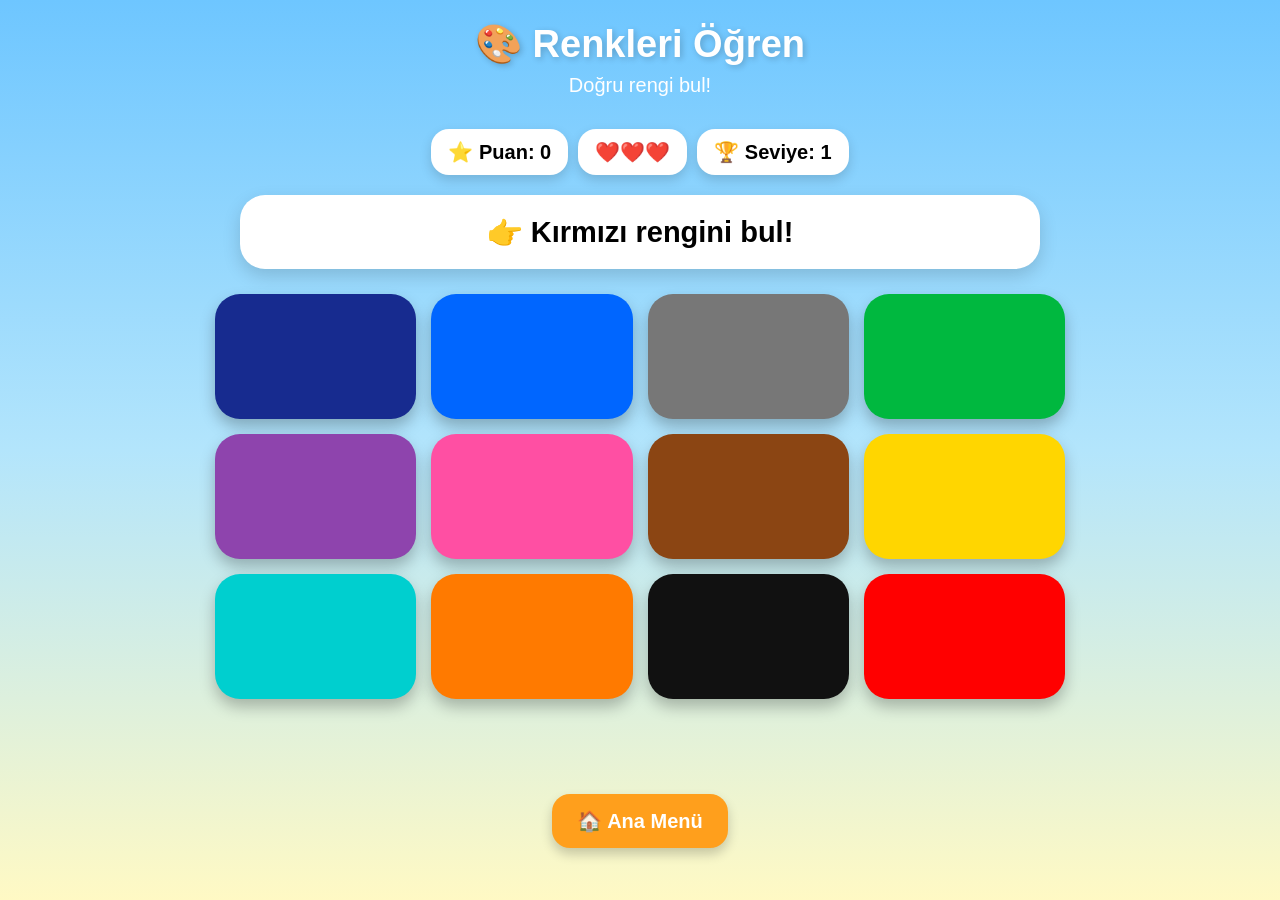
<file: pages/renkler.html>
<!DOCTYPE html>
<html lang="tr">
<head>
<meta charset="UTF-8">
<meta name="viewport" content="width=device-width, initial-scale=1.0">

<title>🎨 Renkleri Öğren - Minik Kaşif</title>

<style>

*{
    box-sizing:border-box;
    margin:0;
    padding:0;
}

body{
    min-height:100vh;
    font-family:Arial,Helvetica,sans-serif;

    background:
    linear-gradient(
        180deg,
        #6EC6FF,
        #B3E5FC,
        #FFF9C4
    );

    text-align:center;
    overflow-x:hidden;
}

header{
    padding:22px;
    color:white;
}

header h1{
    font-size:38px;
    text-shadow:2px 2px 6px rgba(0,0,0,.2);
}

header p{
    margin-top:8px;
    font-size:20px;
}

.info{
    width:95%;
    max-width:800px;
    margin:10px auto 20px;

    display:flex;
    justify-content:center;
    align-items:center;
    flex-wrap:wrap;
    gap:10px;
}

.infoBox{
    background:white;
    padding:11px 17px;
    border-radius:18px;
    font-size:20px;
    font-weight:bold;

    box-shadow:
    0 5px 12px rgba(0,0,0,.15);
}

#question{
    width:92%;
    max-width:800px;
    margin:15px auto;
    padding:20px;

    background:white;
    border-radius:25px;

    font-size:29px;
    font-weight:bold;

    box-shadow:
    0 7px 18px rgba(0,0,0,.15);
}

/* RENK BUTONLARI */

#colors{
    width:95%;
    max-width:850px;
    margin:25px auto;

    display:grid;

    grid-template-columns:
    repeat(4,1fr);

    gap:15px;
}

.colorButton{
    height:125px;

    border:none;
    border-radius:25px;

    cursor:pointer;

    box-shadow:
    0 8px 15px rgba(0,0,0,.25);

    transition:.2s;

    position:relative;
}

.colorButton:hover{
    transform:scale(1.06);

    box-shadow:
    0 12px 22px rgba(0,0,0,.3);
}

.colorButton:active{
    transform:scale(.93);
}

/* Doğru */

.correct{
    animation:
    correctAnimation .5s ease;
}

@keyframes correctAnimation{

    0%{
        transform:scale(1);
    }

    50%{
        transform:scale(1.18);
    }

    100%{
        transform:scale(1);
    }

}

/* Yanlış */

.wrong{
    animation:
    wrongAnimation .35s ease;
}

@keyframes wrongAnimation{

    0%{
        transform:translateX(0);
    }

    25%{
        transform:translateX(-10px);
    }

    50%{
        transform:translateX(10px);
    }

    75%{
        transform:translateX(-10px);
    }

    100%{
        transform:translateX(0);
    }

}

/* MESAJ */

#message{
    min-height:50px;

    color:white;

    font-size:30px;
    font-weight:bold;

    text-shadow:
    2px 2px 5px rgba(0,0,0,.2);
}

/* ANA MENÜ */

.homeButton{
    margin:20px auto 30px;

    padding:15px 25px;

    border:none;
    border-radius:18px;

    background:#FF9F1C;

    color:white;

    font-size:20px;
    font-weight:bold;

    cursor:pointer;

    box-shadow:
    0 6px 12px rgba(0,0,0,.2);
}

.homeButton:hover{
    transform:scale(1.05);
}

/* KONFETİ */

.confetti{
    position:fixed;

    top:-30px;

    pointer-events:none;

    z-index:999;

    animation:
    fall 2s linear forwards;
}

@keyframes fall{

    from{
        transform:
        translateY(0)
        rotate(0deg);
    }

    to{
        transform:
        translateY(110vh)
        rotate(720deg);
    }

}

/* TELEFON */

@media(max-width:700px){

    header h1{
        font-size:30px;
    }

    header p{
        font-size:17px;
    }

    .infoBox{
        font-size:16px;
        padding:9px 12px;
    }

    #question{
        font-size:23px;
        padding:17px;
    }

    #colors{
        grid-template-columns:
        repeat(3,1fr);

        gap:10px;
    }

    .colorButton{
        height:100px;
        border-radius:20px;
    }

}

@media(max-width:400px){

    #colors{
        grid-template-columns:
        repeat(2,1fr);
    }

    .colorButton{
        height:110px;
    }

}

</style>
</head>

<body>

<header>

<h1>🎨 Renkleri Öğren</h1>

<p>Doğru rengi bul!</p>

</header>


<div class="info">

<div class="infoBox" id="score">
⭐ Puan: 0
</div>

<div class="infoBox" id="lives">
❤️❤️❤️
</div>

<div class="infoBox" id="level">
🏆 Seviye: 1
</div>

</div>


<div id="question">
Hazırlanıyor...
</div>


<div id="colors"></div>


<div id="message"></div>


<button
class="homeButton"
onclick="location.href='../index.html'">

🏠 Ana Menü

</button>


<script>

/* =================================
   🌈 RENKLER
================================= */

const colors = [

    {
        name:"Kırmızı",
        color:"#FF0000"
    },

    {
        name:"Mavi",
        color:"#0066FF"
    },

    {
        name:"Yeşil",
        color:"#00B83F"
    },

    {
        name:"Sarı",
        color:"#FFD600"
    },

    {
        name:"Turuncu",
        color:"#FF7A00"
    },

    {
        name:"Mor",
        color:"#8E44AD"
    },

    {
        name:"Pembe",
        color:"#FF4FA3"
    },

    {
        name:"Turkuaz",
        color:"#00CFCF"
    },

    {
        name:"Lacivert",
        color:"#172B8F"
    },

    {
        name:"Kahverengi",
        color:"#8B4513"
    },

    {
        name:"Gri",
        color:"#777777"
    },

    {
        name:"Siyah",
        color:"#111111"
    }

];


/* =================================
   OYUN
================================= */

let correctColor;

let score=0;

let lives=3;

let level=1;

let locked=false;


/* =================================
   KARIŞTIRMA
================================= */

function shuffle(array){

    const copy=[...array];

    for(
        let i=copy.length-1;
        i>0;
        i--
    ){

        const j=
        Math.floor(
            Math.random()*(i+1)
        );

        [
            copy[i],
            copy[j]
        ]=
        [
            copy[j],
            copy[i]
        ];

    }

    return copy;

}


/* =================================
   RENKLERİ OLUŞTUR
================================= */

function createColors(){

    const container=
    document.getElementById(
        "colors"
    );

    container.innerHTML="";


    const mixedColors=
    shuffle(colors);


    mixedColors.forEach(
        color=>{

            const button=
            document.createElement(
                "button"
            );


            button.className=
            "colorButton";


            button.dataset.color=
            color.name;


            button.style.background=
            color.color;


            button.addEventListener(
                "click",
                ()=>{

                    checkAnswer(
                        button
                    );

                }
            );


            container.appendChild(
                button
            );

        }
    );

}


/* =================================
   SES
================================= */

let audioContext=null;


function getAudio(){

    if(!audioContext){

        audioContext=
        new(
            window.AudioContext ||
            window.webkitAudioContext
        )();

    }

    return audioContext;

}


function beep(
    frequency,
    duration,
    type="sine"
){

    const audio=
    getAudio();


    const oscillator=
    audio.createOscillator();


    const gain=
    audio.createGain();


    oscillator.type=type;

    oscillator.frequency.value=
    frequency;


    oscillator.connect(gain);

    gain.connect(
        audio.destination
    );


    gain.gain.value=.18;


    oscillator.start();


    gain.gain.exponentialRampToValueAtTime(
        .0001,
        audio.currentTime+
        duration
    );


    oscillator.stop(
        audio.currentTime+
        duration
    );

}


/* DOĞRU SES */

function correctSound(){

    beep(700,.12,"triangle");

    setTimeout(()=>{
        beep(900,.12,"triangle");
    },120);

    setTimeout(()=>{
        beep(1200,.18,"triangle");
    },240);

}


/* YANLIŞ SES */

function wrongSound(){

    beep(
        250,
        .35,
        "sawtooth"
    );

}


/* =================================
   KONUŞMA
================================= */

function speak(text){

    if(
        !("speechSynthesis" in window)
    ){

        return;

    }


    speechSynthesis.cancel();


    const voice=
    new SpeechSynthesisUtterance(
        text
    );


    voice.lang="tr-TR";

    voice.rate=.9;

    voice.pitch=1.1;


    speechSynthesis.speak(
        voice
    );

}


/* =================================
   YENİ SORU
================================= */

function newQuestion(){

    locked=false;


    correctColor=
    colors[
        Math.floor(
            Math.random()*
            colors.length
        )
    ];


    document.getElementById(
        "question"
    ).innerHTML=
    "👉 <b>"+
    correctColor.name+
    "</b> rengini bul!";


    createColors();


    setTimeout(()=>{

        speak(
            correctColor.name+
            " rengini bul"
        );

    },300);

}


/* =================================
   CEVAP
================================= */

function checkAnswer(button){

    if(locked){
        return;
    }


    locked=true;


    const selectedColor=
    button.dataset.color;


    /* DOĞRU */

    if(
        selectedColor===
        correctColor.name
    ){

        score++;


        if(score%5===0){

            level++;

        }


        updateInfo();


        button.classList.add(
            "correct"
        );


        document.getElementById(
            "message"
        ).textContent=
        "🎉 Aferin!";


        correctSound();


        speak("Aferin!");


        createConfetti();


        setTimeout(()=>{

            document.getElementById(
                "message"
            ).textContent="";


            newQuestion();

        },1200);

    }


    /* YANLIŞ */

    else{

        lives--;


        updateInfo();


        button.classList.add(
            "wrong"
        );


        document.getElementById(
            "message"
        ).textContent=
        "😊 Tekrar dene!";


        wrongSound();


        speak("Tekrar dene");


        setTimeout(()=>{

            button.classList.remove(
                "wrong"
            );


            if(lives<=0){

                gameOver();

            }

            else{

                locked=false;

            }

        },800);

    }

}


/* =================================
   BİLGİ
================================= */

function updateInfo(){

    document.getElementById(
        "score"
    ).textContent=
    "⭐ Puan: "+score;


    document.getElementById(
        "lives"
    ).textContent=
    lives>0
    ? "❤️".repeat(lives)
    : "💔";


    document.getElementById(
        "level"
    ).textContent=
    "🏆 Seviye: "+level;

}


/* =================================
   OYUN BİTTİ
================================= */

function gameOver(){

    locked=true;


    document.getElementById(
        "question"
    ).innerHTML=
    "🎮 Oyun Bitti!";


    document.getElementById(
        "message"
    ).textContent=
    "⭐ Puanın: "+score;


    speak(
        "Oyun bitti. "+
        score+
        " puan kazandın."
    );


    setTimeout(()=>{

        const again=
        confirm(
            "🎮 Tekrar oynamak ister misin?"
        );


        if(again){

            score=0;

            lives=3;

            level=1;

            updateInfo();

            document.getElementById(
                "message"
            ).textContent="";

            newQuestion();

        }
        else{

            location.href=
            "../index.html";

        }

    },1000);

}


/* =================================
   KONFETİ
================================= */

function createConfetti(){

    const symbols=[
        "⭐",
        "🎉",
        "✨",
        "🌟",
        "💖"
    ];


    for(
        let i=0;
        i<25;
        i++
    ){

        const item=
        document.createElement(
            "div"
        );


        item.className=
        "confetti";


        item.textContent=
        symbols[
            Math.floor(
                Math.random()*
                symbols.length
            )
        ];


        item.style.left=
        Math.random()*100+
        "vw";


        item.style.fontSize=
        18+
        Math.random()*22+
        "px";


        item.style.animationDuration=
        1.5+
        Math.random()+
        "s";


        document.body.appendChild(
            item
        );


        setTimeout(()=>{

            item.remove();

        },3000);

    }

}


/* =================================
   BAŞLAT
================================= */

updateInfo();

newQuestion();

</script>

</body>
</html>
</file>
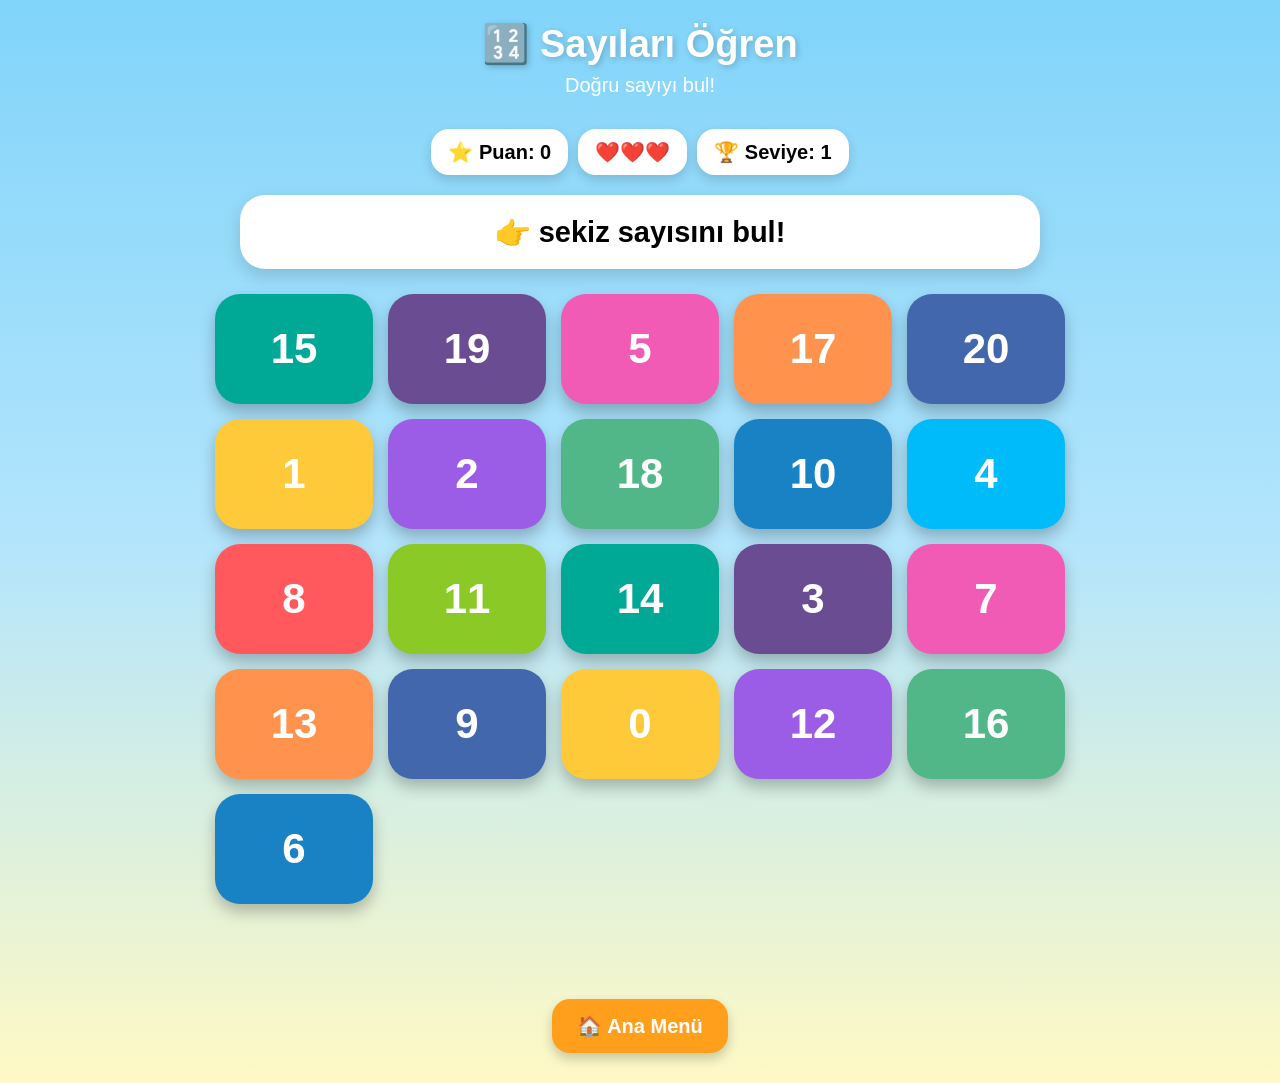
<file: pages/sayilar.html>
<!DOCTYPE html>
<html lang="tr">
<head>
<meta charset="UTF-8">
<meta name="viewport" content="width=device-width, initial-scale=1.0">

<title>🔢 Sayıları Öğren - Minik Kaşif</title>

<style>

*{
    box-sizing:border-box;
    margin:0;
    padding:0;
}

body{
    min-height:100vh;
    font-family:Arial,Helvetica,sans-serif;

    background:
    linear-gradient(
        180deg,
        #81D4FA,
        #B3E5FC,
        #FFF9C4
    );

    text-align:center;
    overflow-x:hidden;
}

header{
    padding:22px;
    color:white;
}

header h1{
    font-size:38px;
    text-shadow:2px 2px 6px rgba(0,0,0,.2);
}

header p{
    margin-top:8px;
    font-size:20px;
}

.info{
    width:95%;
    max-width:800px;
    margin:10px auto 20px;

    display:flex;
    justify-content:center;
    align-items:center;
    flex-wrap:wrap;
    gap:10px;
}

.infoBox{
    background:white;
    padding:11px 17px;
    border-radius:18px;
    font-size:20px;
    font-weight:bold;

    box-shadow:
    0 5px 12px rgba(0,0,0,.15);
}

#question{
    width:92%;
    max-width:800px;
    margin:15px auto;
    padding:20px;

    background:white;
    border-radius:25px;

    font-size:29px;
    font-weight:bold;

    box-shadow:
    0 7px 18px rgba(0,0,0,.15);
}

/* SAYI BUTONLARI */

#numbers{
    width:95%;
    max-width:850px;
    margin:25px auto;

    display:grid;

    grid-template-columns:
    repeat(5,1fr);

    gap:15px;
}

.numberButton{
    height:110px;

    border:none;
    border-radius:25px;

    background:#4D96FF;
    color:white;

    font-size:42px;
    font-weight:bold;

    cursor:pointer;

    box-shadow:
    0 8px 15px rgba(0,0,0,.25);

    transition:.2s;
}

.numberButton:hover{
    transform:scale(1.06);

    box-shadow:
    0 12px 22px rgba(0,0,0,.3);
}

.numberButton:active{
    transform:scale(.93);
}

/* DOĞRU */

.correct{
    animation:
    correctAnimation .5s ease;
}

@keyframes correctAnimation{

    0%{
        transform:scale(1);
    }

    50%{
        transform:scale(1.18);
    }

    100%{
        transform:scale(1);
    }

}

/* YANLIŞ */

.wrong{
    animation:
    wrongAnimation .35s ease;
}

@keyframes wrongAnimation{

    0%{
        transform:translateX(0);
    }

    25%{
        transform:translateX(-10px);
    }

    50%{
        transform:translateX(10px);
    }

    75%{
        transform:translateX(-10px);
    }

    100%{
        transform:translateX(0);
    }

}

/* MESAJ */

#message{
    min-height:50px;

    color:white;

    font-size:30px;
    font-weight:bold;

    text-shadow:
    2px 2px 5px rgba(0,0,0,.2);
}

/* ANA MENÜ */

.homeButton{
    margin:20px auto 30px;

    padding:15px 25px;

    border:none;
    border-radius:18px;

    background:#FF9F1C;

    color:white;

    font-size:20px;
    font-weight:bold;

    cursor:pointer;

    box-shadow:
    0 6px 12px rgba(0,0,0,.2);
}

.homeButton:hover{
    transform:scale(1.05);
}

/* KONFETİ */

.confetti{
    position:fixed;

    top:-30px;

    pointer-events:none;

    z-index:999;

    animation:
    fall 2s linear forwards;
}

@keyframes fall{

    from{
        transform:
        translateY(0)
        rotate(0deg);
    }

    to{
        transform:
        translateY(110vh)
        rotate(720deg);
    }

}

/* TABLET */

@media(max-width:700px){

    header h1{
        font-size:30px;
    }

    header p{
        font-size:17px;
    }

    .infoBox{
        font-size:16px;
        padding:9px 12px;
    }

    #question{
        font-size:23px;
        padding:17px;
    }

    #numbers{
        grid-template-columns:
        repeat(4,1fr);

        gap:10px;
    }

    .numberButton{
        height:85px;
        font-size:34px;
    }

}

/* TELEFON */

@media(max-width:430px){

    #numbers{
        grid-template-columns:
        repeat(3,1fr);
    }

    .numberButton{
        height:80px;
        font-size:30px;
        border-radius:18px;
    }

}

</style>
</head>

<body>

<header>

<h1>🔢 Sayıları Öğren</h1>

<p>Doğru sayıyı bul!</p>

</header>


<div class="info">

<div class="infoBox" id="score">
⭐ Puan: 0
</div>

<div class="infoBox" id="lives">
❤️❤️❤️
</div>

<div class="infoBox" id="level">
🏆 Seviye: 1
</div>

</div>


<div id="question">
Hazırlanıyor...
</div>


<div id="numbers"></div>


<div id="message"></div>


<button
class="homeButton"
onclick="location.href='../index.html'">

🏠 Ana Menü

</button>


<script>

/* =================================
   🔢 SAYILAR
================================= */

const numbers = [
    0,1,2,3,4,5,6,7,8,9,
    10,11,12,13,14,15,16,17,18,19,20
];


/* =================================
   OYUN
================================= */

let correctNumber;

let score = 0;

let lives = 3;

let level = 1;

let locked = false;


/* =================================
   KARIŞTIRMA
================================= */

function shuffle(array){

    const copy = [...array];

    for(
        let i = copy.length - 1;
        i > 0;
        i--
    ){

        const j =
        Math.floor(
            Math.random() * (i + 1)
        );

        [
            copy[i],
            copy[j]
        ] =
        [
            copy[j],
            copy[i]
        ];

    }

    return copy;

}


/* =================================
   SAYILARI OLUŞTUR
================================= */

function createNumbers(){

    const container =
    document.getElementById(
        "numbers"
    );

    container.innerHTML = "";


    const mixedNumbers =
    shuffle(numbers);


    const colors = [
        "#FF595E",
        "#FF924C",
        "#FFCA3A",
        "#8AC926",
        "#52B788",
        "#1982C4",
        "#4267AC",
        "#6A4C93",
        "#F15BB5",
        "#00BBF9",
        "#00A896",
        "#9B5DE5"
    ];


    const mixedColors =
    shuffle(colors);


    mixedNumbers.forEach(
        (number,index)=>{

            const button =
            document.createElement(
                "button"
            );


            button.className =
            "numberButton";


            button.textContent =
            number;


            button.dataset.number =
            number;


            button.style.background =
            mixedColors[
                index %
                mixedColors.length
            ];


            button.addEventListener(
                "click",
                ()=>{

                    checkAnswer(
                        button
                    );

                }
            );


            container.appendChild(
                button
            );

        }
    );

}


/* =================================
   SES
================================= */

let audioContext = null;


function getAudio(){

    if(!audioContext){

        audioContext =
        new(
            window.AudioContext ||
            window.webkitAudioContext
        )();

    }

    return audioContext;

}


function beep(
    frequency,
    duration,
    type="sine"
){

    const audio =
    getAudio();


    const oscillator =
    audio.createOscillator();


    const gain =
    audio.createGain();


    oscillator.type =
    type;


    oscillator.frequency.value =
    frequency;


    oscillator.connect(gain);

    gain.connect(
        audio.destination
    );


    gain.gain.value =
    .18;


    oscillator.start();


    gain.gain.exponentialRampToValueAtTime(
        .0001,
        audio.currentTime +
        duration
    );


    oscillator.stop(
        audio.currentTime +
        duration
    );

}


/* DOĞRU SES */

function correctSound(){

    beep(
        700,
        .12,
        "triangle"
    );


    setTimeout(()=>{
        beep(
            900,
            .12,
            "triangle"
        );
    },120);


    setTimeout(()=>{
        beep(
            1200,
            .18,
            "triangle"
        );
    },240);

}


/* YANLIŞ SES */

function wrongSound(){

    beep(
        250,
        .35,
        "sawtooth"
    );

}


/* =================================
   KONUŞMA
================================= */

function speak(text){

    if(
        !("speechSynthesis" in window)
    ){
        return;
    }


    speechSynthesis.cancel();


    const voice =
    new SpeechSynthesisUtterance(
        text
    );


    voice.lang =
    "tr-TR";


    voice.rate =
    .9;


    voice.pitch =
    1.1;


    speechSynthesis.speak(
        voice
    );

}


/* =================================
   SAYIYI YAZIYA ÇEVİR
================================= */

const numberNames = {

    0:"sıfır",
    1:"bir",
    2:"iki",
    3:"üç",
    4:"dört",
    5:"beş",
    6:"altı",
    7:"yedi",
    8:"sekiz",
    9:"dokuz",
    10:"on",
    11:"on bir",
    12:"on iki",
    13:"on üç",
    14:"on dört",
    15:"on beş",
    16:"on altı",
    17:"on yedi",
    18:"on sekiz",
    19:"on dokuz",
    20:"yirmi"

};


/* =================================
   YENİ SORU
================================= */

function newQuestion(){

    locked = false;


    correctNumber =
    numbers[
        Math.floor(
            Math.random() *
            numbers.length
        )
    ];


    document.getElementById(
        "question"
    ).innerHTML =
    "👉 <b>" +
    numberNames[correctNumber] +
    "</b> sayısını bul!";


    createNumbers();


    setTimeout(()=>{

        speak(
            numberNames[
                correctNumber
            ] +
            " sayısını bul"
        );

    },300);

}


/* =================================
   CEVAP
================================= */

function checkAnswer(button){

    if(locked){
        return;
    }


    locked = true;


    const selectedNumber =
    Number(
        button.dataset.number
    );


    /* DOĞRU */

    if(
        selectedNumber ===
        correctNumber
    ){

        score++;


        if(score % 5 === 0){
            level++;
        }


        updateInfo();


        button.classList.add(
            "correct"
        );


        document.getElementById(
            "message"
        ).textContent =
        "🎉 Aferin!";


        correctSound();


        speak("Aferin!");


        createConfetti();


        setTimeout(()=>{

            document.getElementById(
                "message"
            ).textContent = "";


            newQuestion();

        },1200);

    }


    /* YANLIŞ */

    else{

        lives--;


        updateInfo();


        button.classList.add(
            "wrong"
        );


        document.getElementById(
            "message"
        ).textContent =
        "😊 Tekrar dene!";


        wrongSound();


        speak("Tekrar dene");


        setTimeout(()=>{

            button.classList.remove(
                "wrong"
            );


            if(lives <= 0){

                gameOver();

            }
            else{

                locked = false;

            }

        },800);

    }

}


/* =================================
   BİLGİLER
================================= */

function updateInfo(){

    document.getElementById(
        "score"
    ).textContent =
    "⭐ Puan: " + score;


    document.getElementById(
        "lives"
    ).textContent =
    lives > 0
    ? "❤️".repeat(lives)
    : "💔";


    document.getElementById(
        "level"
    ).textContent =
    "🏆 Seviye: " + level;

}


/* =================================
   OYUN BİTTİ
================================= */

function gameOver(){

    locked = true;


    document.getElementById(
        "question"
    ).innerHTML =
    "🎮 Oyun Bitti!";


    document.getElementById(
        "message"
    ).textContent =
    "⭐ Puanın: " + score;


    speak(
        "Oyun bitti. " +
        score +
        " puan kazandın."
    );


    setTimeout(()=>{

        const again =
        confirm(
            "🎮 Tekrar oynamak ister misin?"
        );


        if(again){

            score = 0;

            lives = 3;

            level = 1;

            updateInfo();


            document.getElementById(
                "message"
            ).textContent = "";


            newQuestion();

        }
        else{

            location.href =
            "../index.html";

        }

    },1000);

}


/* =================================
   KONFETİ
================================= */

function createConfetti(){

    const symbols = [
        "⭐",
        "🎉",
        "✨",
        "🌟",
        "💖"
    ];


    for(
        let i = 0;
        i < 25;
        i++
    ){

        const item =
        document.createElement(
            "div"
        );


        item.className =
        "confetti";


        item.textContent =
        symbols[
            Math.floor(
                Math.random() *
                symbols.length
            )
        ];


        item.style.left =
        Math.random() *
        100 +
        "vw";


        item.style.fontSize =
        18 +
        Math.random() *
        22 +
        "px";


        item.style.animationDuration =
        1.5 +
        Math.random() +
        "s";


        document.body.appendChild(
            item
        );


        setTimeout(()=>{

            item.remove();

        },3000);

    }

}


/* =================================
   BAŞLAT
================================= */

updateInfo();

newQuestion();

</script>

</body>
</html>
</file>
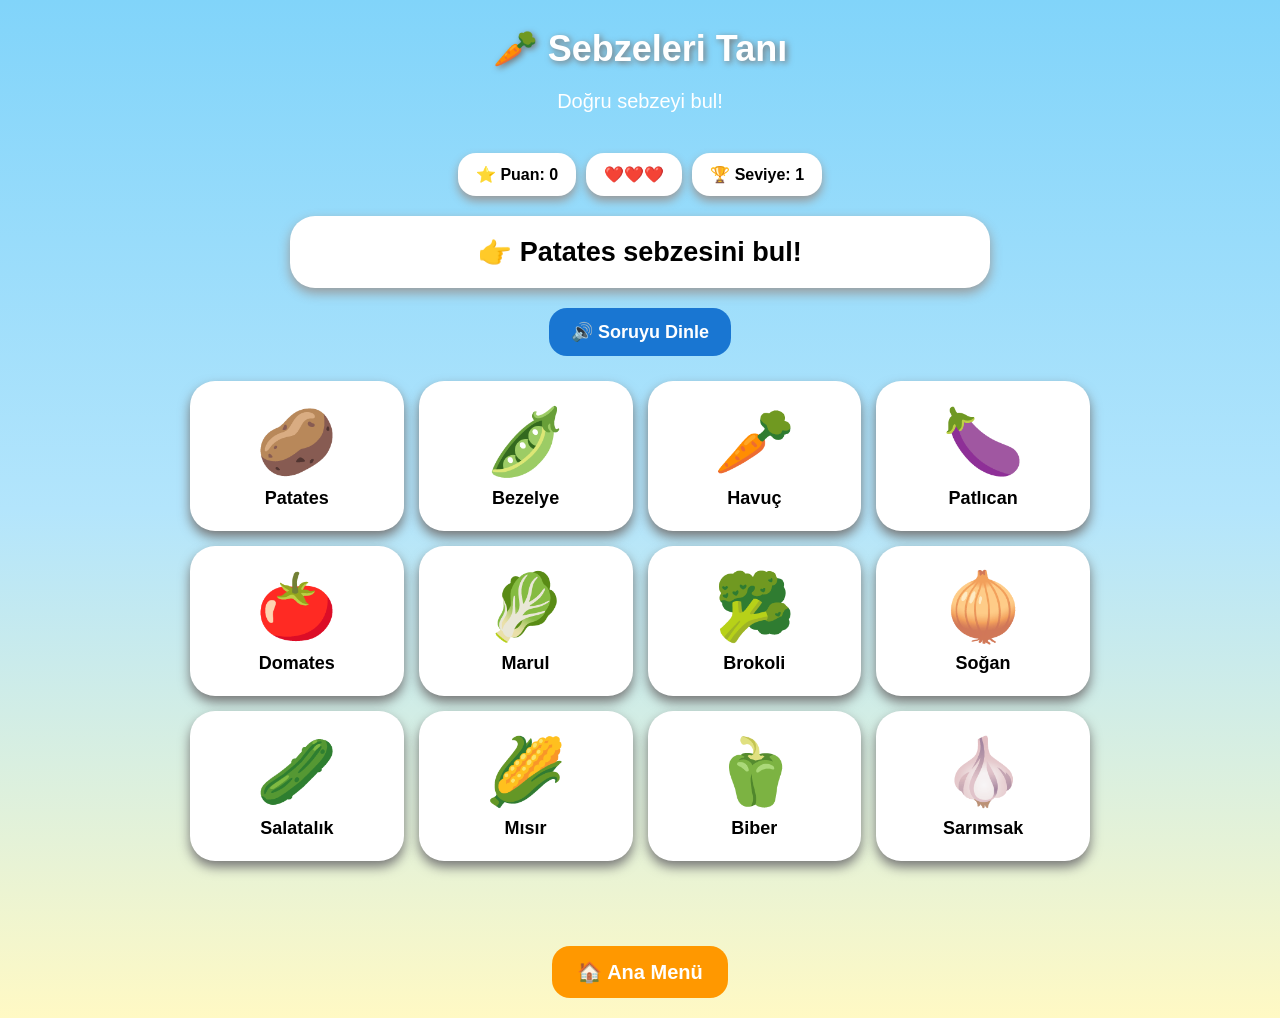
<file: pages/sebzeler.html>
<!DOCTYPE html>
<html lang="tr">
<head>
<meta charset="UTF-8">
<meta name="viewport" content="width=device-width, initial-scale=1.0">

<title>🥕 Sebzeleri Tanı - Minik Kaşif</title>

<style>
*{
    box-sizing:border-box;
}

body{
    margin:0;
    min-height:100vh;
    font-family:Arial,sans-serif;
    text-align:center;

    background:
    linear-gradient(
        180deg,
        #81D4FA,
        #B3E5FC,
        #FFF9C4
    );

    overflow-x:hidden;
}

header{
    padding:20px;
    color:white;
}

h1{
    font-size:36px;
    margin:8px;
    text-shadow:2px 2px 6px #777;
}

header p{
    font-size:20px;
}

.info{
    display:flex;
    justify-content:center;
    gap:10px;
    flex-wrap:wrap;
}

.box{
    background:white;
    padding:12px 18px;
    border-radius:18px;
    font-weight:bold;
    box-shadow:0 5px 10px #999;
}

#question{
    width:92%;
    max-width:700px;

    margin:20px auto 10px;
    padding:20px;

    background:white;
    border-radius:25px;

    font-size:27px;
    font-weight:bold;

    box-shadow:0 5px 12px #999;
}

.listen{
    border:0;
    border-radius:18px;

    padding:13px 22px;

    background:#1976D2;
    color:white;

    font-size:18px;
    font-weight:bold;

    cursor:pointer;
    margin:10px;
}

#vegetables{
    display:grid;

    grid-template-columns:
    repeat(4,1fr);

    gap:15px;

    width:95%;
    max-width:900px;

    margin:15px auto;
}

.vegetable{
    min-height:150px;

    border:none;
    border-radius:25px;

    background:white;

    font-size:65px;

    cursor:pointer;

    box-shadow:
    0 6px 12px #777;

    transition:.2s;
}

.vegetable:hover{
    transform:scale(1.05);
}

.vegetable span{
    display:block;

    margin-top:8px;

    font-size:18px;
    font-weight:bold;
}

.correct{
    background:#4CAF50!important;
    color:white;
}

.wrong{
    background:#F44336!important;
    color:white;

    animation:shake .3s;
}

@keyframes shake{

    25%{
        transform:translateX(-10px);
    }

    50%{
        transform:translateX(10px);
    }

    75%{
        transform:translateX(-10px);
    }

}

#message{
    min-height:50px;

    color:white;

    font-size:28px;
    font-weight:bold;
}

.home{
    margin:20px;

    padding:14px 25px;

    border:none;

    border-radius:18px;

    background:#FF9800;

    color:white;

    font-size:20px;

    font-weight:bold;

    cursor:pointer;
}

@media(max-width:600px){

    h1{
        font-size:29px;
    }

    #question{
        font-size:22px;
    }

    #vegetables{
        grid-template-columns:
        repeat(2,1fr);

        gap:10px;
    }

    .vegetable{
        min-height:125px;
        font-size:50px;
    }

    .vegetable span{
        font-size:16px;
    }

}
</style>
</head>

<body>

<header>

<h1>🥕 Sebzeleri Tanı</h1>

<p>Doğru sebzeyi bul!</p>

</header>


<div class="info">

<div class="box" id="score">
⭐ Puan: 0
</div>

<div class="box" id="lives">
❤️❤️❤️
</div>

<div class="box" id="level">
🏆 Seviye: 1
</div>

</div>


<div id="question">
Hazırlanıyor...
</div>


<button
class="listen"
onclick="readQuestion()">

🔊 Soruyu Dinle

</button>


<div id="vegetables"></div>


<div id="message"></div>


<button
class="home"
onclick="location.href='../index.html'">

🏠 Ana Menü

</button>


<script>

/* =================================
   🥕 SEBZELER
================================= */

const vegetables=[

{
    emoji:"🥕",
    name:"Havuç"
},

{
    emoji:"🍅",
    name:"Domates"
},

{
    emoji:"🥒",
    name:"Salatalık"
},

{
    emoji:"🥔",
    name:"Patates"
},

{
    emoji:"🌽",
    name:"Mısır"
},

{
    emoji:"🥦",
    name:"Brokoli"
},

{
    emoji:"🫑",
    name:"Biber"
},

{
    emoji:"🧅",
    name:"Soğan"
},

{
    emoji:"🧄",
    name:"Sarımsak"
},

{
    emoji:"🥬",
    name:"Marul"
},

{
    emoji:"🍆",
    name:"Patlıcan"
},

{
    emoji:"🫛",
    name:"Bezelye"
}

];


/* =================================
   OYUN
================================= */

let correct=null;

let score=0;

let lives=3;

let level=1;

let locked=false;


/* =================================
   KARIŞTIR
================================= */

function shuffle(array){

    const a=[...array];

    for(
        let i=a.length-1;
        i>0;
        i--
    ){

        const j=
        Math.floor(
            Math.random()*(i+1)
        );

        [a[i],a[j]]=
        [a[j],a[i]];

    }

    return a;

}


/* =================================
   SESLENDİRME
================================= */

function speak(text){

    if(
        !("speechSynthesis" in window)
    ){
        return;
    }

    speechSynthesis.cancel();

    const voice=
    new SpeechSynthesisUtterance(
        text
    );

    voice.lang="tr-TR";

    voice.rate=.82;

    voice.pitch=1.1;

    speechSynthesis.speak(voice);

}


/* =================================
   SORUYU DİNLE
================================= */

function readQuestion(){

    if(!correct){
        return;
    }

    speak(
        correct.name+
        " sebzesini bul"
    );

}


/* =================================
   SES EFEKTLERİ
================================= */

let audio=null;


function getAudio(){

    if(!audio){

        audio=
        new(
            window.AudioContext ||
            window.webkitAudioContext
        )();

    }

    return audio;

}


function beep(
    frequency,
    duration,
    type="sine"
){

    const context=
    getAudio();

    const oscillator=
    context.createOscillator();

    const gain=
    context.createGain();

    oscillator.type=type;

    oscillator.frequency.value=
    frequency;

    oscillator.connect(gain);

    gain.connect(
        context.destination
    );

    gain.gain.value=.15;

    oscillator.start();

    gain.gain.exponentialRampToValueAtTime(
        .0001,
        context.currentTime+
        duration
    );

    oscillator.stop(
        context.currentTime+
        duration
    );

}


/* DOĞRU */

function correctSound(){

    beep(
        700,
        .12,
        "triangle"
    );

    setTimeout(()=>{

        beep(
            900,
            .12,
            "triangle"
        );

    },120);

    setTimeout(()=>{

        beep(
            1200,
            .18,
            "triangle"
        );

    },240);

}


/* YANLIŞ */

function wrongSound(){

    beep(
        250,
        .35,
        "sawtooth"
    );

}


/* =================================
   YENİ SORU
================================= */

function newQuestion(){

    locked=false;

    correct=
    vegetables[
        Math.floor(
            Math.random()*
            vegetables.length
        )
    ];


    document.getElementById(
        "question"
    ).innerHTML=

    "👉 <b>"+
    correct.name+
    "</b> sebzesini bul!";


    createVegetables();


    setTimeout(
        readQuestion,
        300
    );

}


/* =================================
   SEBZELERİ OLUŞTUR
================================= */

function createVegetables(){

    const area=
    document.getElementById(
        "vegetables"
    );

    area.innerHTML="";


    shuffle(vegetables).forEach(
        (vegetable)=>{

            const button=
            document.createElement(
                "button"
            );


            button.className=
            "vegetable";


            button.innerHTML=

            vegetable.emoji+
            "<span>"+
            vegetable.name+
            "</span>";


            button.onclick=()=>{

                checkAnswer(
                    button,
                    vegetable
                );

            };


            area.appendChild(
                button
            );

        }
    );

}


/* =================================
   CEVAP
================================= */

function checkAnswer(
    button,
    vegetable
){

    if(locked){
        return;
    }

    locked=true;


    /* DOĞRU */

    if(
        vegetable.name===
        correct.name
    ){

        score++;


        if(
            score%5===0
        ){

            level++;

        }


        button.classList.add(
            "correct"
        );


        document.getElementById(
            "message"
        ).textContent=
        "🎉 Aferin! Doğru sebze!";


        correctSound();


        speak(
            "Aferin! "+
            correct.name
        );


        updateInfo();


        setTimeout(()=>{

            document.getElementById(
                "message"
            ).textContent="";


            newQuestion();

        },1100);

    }


    /* YANLIŞ */

    else{

        lives--;


        button.classList.add(
            "wrong"
        );


        document.getElementById(
            "message"
        ).textContent=
        "😊 Tekrar dene!";


        wrongSound();


        speak(
            "Tekrar dene!"
        );


        updateInfo();


        setTimeout(()=>{

            button.classList.remove(
                "wrong"
            );


            if(
                lives<=0
            ){

                gameOver();

            }
            else{

                locked=false;

            }

        },750);

    }

}


/* =================================
   BİLGİLER
================================= */

function updateInfo(){

    document.getElementById(
        "score"
    ).textContent=
    "⭐ Puan: "+
    score;


    document.getElementById(
        "lives"
    ).textContent=

    lives>0
    ?"❤️".repeat(lives)
    :"💔";


    document.getElementById(
        "level"
    ).textContent=
    "🏆 Seviye: "+
    level;

}


/* =================================
   OYUN BİTTİ
================================= */

function gameOver(){

    locked=true;


    document.getElementById(
        "question"
    ).textContent=
    "🎮 Oyun Bitti!";


    speak(
        "Oyun bitti. "+
        score+
        " puan kazandın."
    );


    setTimeout(()=>{

        if(
            confirm(
                "🎮 Tekrar oynamak ister misin?"
            )
        ){

            score=0;

            lives=3;

            level=1;


            updateInfo();

            newQuestion();

        }
        else{

            location.href=
            "../index.html";

        }

    },800);

}


/* =================================
   BAŞLAT
================================= */

updateInfo();

newQuestion();

</script>

</body>
</html>
</file>
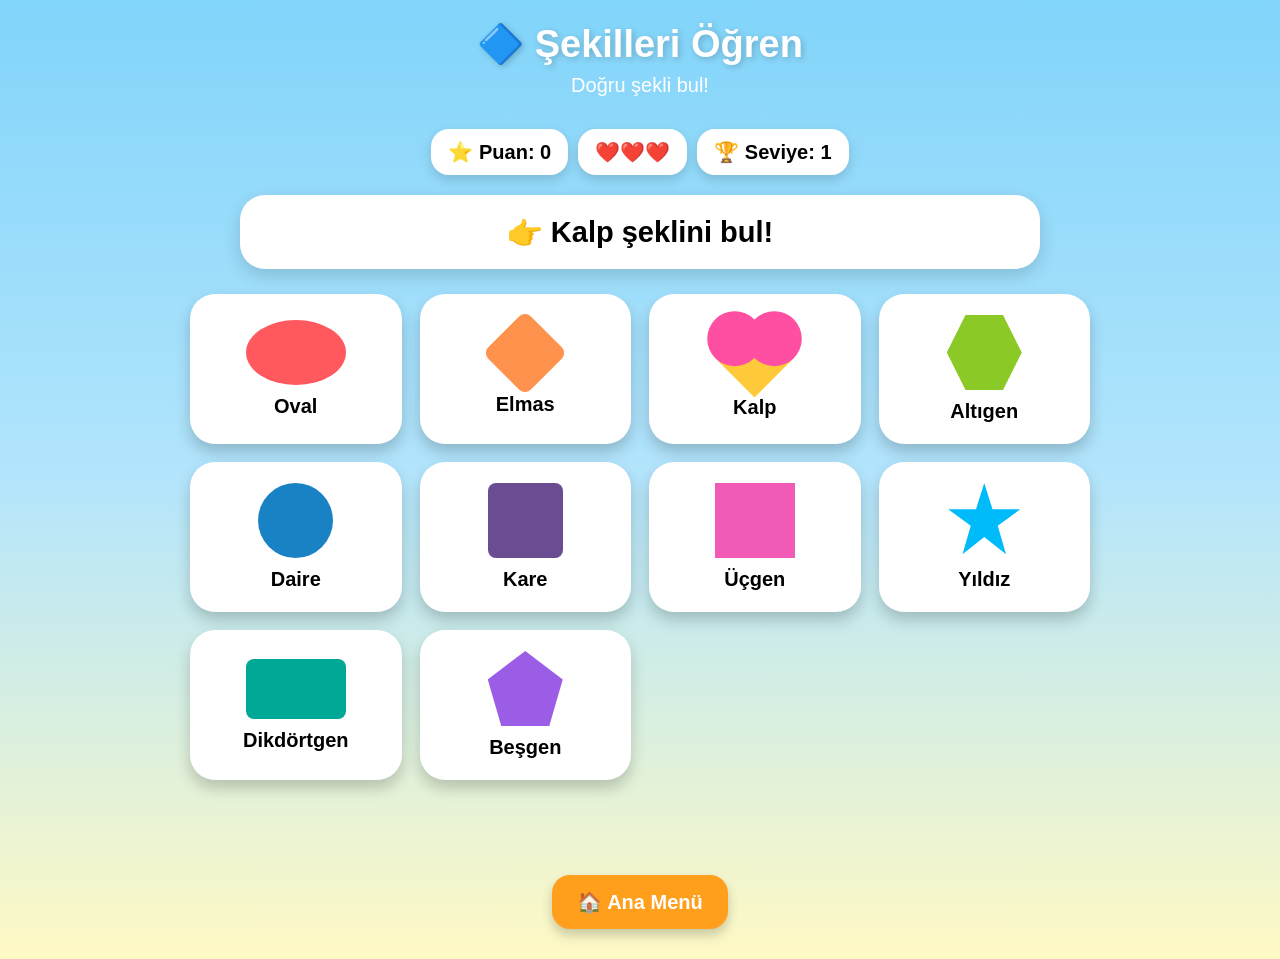
<file: pages/sekiller.html>
<!DOCTYPE html>
<html lang="tr">
<head>
<meta charset="UTF-8">
<meta name="viewport" content="width=device-width, initial-scale=1.0">

<title>🔷 Şekilleri Öğren - Minik Kaşif</title>

<style>

*{
    box-sizing:border-box;
    margin:0;
    padding:0;
}

body{
    min-height:100vh;
    font-family:Arial,Helvetica,sans-serif;
    text-align:center;

    background:
    linear-gradient(
        180deg,
        #81D4FA,
        #B3E5FC,
        #FFF9C4
    );

    overflow-x:hidden;
}

header{
    padding:22px;
    color:white;
}

header h1{
    font-size:38px;
    text-shadow:2px 2px 6px rgba(0,0,0,.2);
}

header p{
    margin-top:8px;
    font-size:20px;
}

.info{
    width:95%;
    max-width:800px;
    margin:10px auto 20px;

    display:flex;
    justify-content:center;
    align-items:center;
    flex-wrap:wrap;
    gap:10px;
}

.infoBox{
    background:white;
    padding:11px 17px;
    border-radius:18px;
    font-size:20px;
    font-weight:bold;

    box-shadow:
    0 5px 12px rgba(0,0,0,.15);
}

#question{
    width:92%;
    max-width:800px;
    margin:15px auto;
    padding:20px;

    background:white;
    border-radius:25px;

    font-size:29px;
    font-weight:bold;

    box-shadow:
    0 7px 18px rgba(0,0,0,.15);
}

#shapes{
    width:95%;
    max-width:900px;
    margin:25px auto;

    display:grid;
    grid-template-columns:
    repeat(4,1fr);

    gap:18px;
}

.shapeButton{
    height:150px;

    border:none;
    border-radius:25px;

    background:white;

    cursor:pointer;

    display:flex;
    flex-direction:column;
    justify-content:center;
    align-items:center;

    gap:10px;

    font-size:20px;
    font-weight:bold;

    box-shadow:
    0 8px 15px rgba(0,0,0,.2);

    transition:.2s;
}

.shapeButton:hover{
    transform:scale(1.06);
}

.shapeButton:active{
    transform:scale(.93);
}

/* ŞEKİLLER */

.shape{
    width:75px;
    height:75px;

    background:#FF595E;

    display:block;
}

/* Kare */

.kare{
    border-radius:8px;
}

/* Daire */

.daire{
    border-radius:50%;
}

/* Üçgen */

.ucgen{
    width:0;
    height:0;

    background:transparent;

    border-left:40px solid transparent;
    border-right:40px solid transparent;
    border-bottom:75px solid #FF595E;
}

/* Dikdörtgen */

.dikdortgen{
    width:100px;
    height:60px;
    border-radius:8px;
}

/* Oval */

.oval{
    width:100px;
    height:65px;
    border-radius:50%;
}

/* Elmas */

.elmas{
    transform:rotate(45deg);
    width:60px;
    height:60px;
    border-radius:8px;
}

/* Kalp */

.kalp{
    background:#FF4FA3;
    transform:rotate(-45deg);
    width:55px;
    height:55px;
    position:relative;
    margin-top:12px;
}

.kalp:before,
.kalp:after{
    content:"";
    position:absolute;
    width:55px;
    height:55px;
    background:#FF4FA3;
    border-radius:50%;
}

.kalp:before{
    top:-28px;
    left:0;
}

.kalp:after{
    left:28px;
    top:0;
}

/* Yıldız */

.yildiz{
    background:#FFCA3A;
    clip-path:
    polygon(
        50% 0%,
        61% 35%,
        98% 35%,
        68% 57%,
        79% 95%,
        50% 72%,
        21% 95%,
        32% 57%,
        2% 35%,
        39% 35%
    );
}

/* Altıgen */

.altigen{
    background:#8AC926;

    clip-path:
    polygon(
        25% 0%,
        75% 0%,
        100% 50%,
        75% 100%,
        25% 100%,
        0% 50%
    );
}

/* Beşgen */

.besgen{
    background:#1982C4;

    clip-path:
    polygon(
        50% 0%,
        100% 38%,
        82% 100%,
        18% 100%,
        0% 38%
    );
}

/* Kalın çizgi */

.cizgi{
    width:100px;
    height:15px;
    border-radius:10px;
}

/* Doğru */

.correct{
    background:#6BCB77 !important;
    animation:
    correctAnimation .5s ease;
}

@keyframes correctAnimation{

    0%{
        transform:scale(1);
    }

    50%{
        transform:scale(1.18);
    }

    100%{
        transform:scale(1);
    }

}

/* Yanlış */

.wrong{
    background:#FF6B6B !important;
    animation:
    wrongAnimation .35s ease;
}

@keyframes wrongAnimation{

    0%{
        transform:translateX(0);
    }

    25%{
        transform:translateX(-10px);
    }

    50%{
        transform:translateX(10px);
    }

    75%{
        transform:translateX(-10px);
    }

    100%{
        transform:translateX(0);
    }

}

#message{
    min-height:50px;

    color:white;

    font-size:30px;
    font-weight:bold;

    text-shadow:
    2px 2px 5px rgba(0,0,0,.2);
}

.homeButton{
    margin:20px auto 30px;

    padding:15px 25px;

    border:none;
    border-radius:18px;

    background:#FF9F1C;

    color:white;

    font-size:20px;
    font-weight:bold;

    cursor:pointer;

    box-shadow:
    0 6px 12px rgba(0,0,0,.2);
}

.confetti{
    position:fixed;
    top:-30px;

    pointer-events:none;
    z-index:999;

    animation:
    fall 2s linear forwards;
}

@keyframes fall{

    from{
        transform:
        translateY(0)
        rotate(0deg);
    }

    to{
        transform:
        translateY(110vh)
        rotate(720deg);
    }

}

@media(max-width:700px){

    header h1{
        font-size:30px;
    }

    header p{
        font-size:17px;
    }

    .infoBox{
        font-size:16px;
        padding:9px 12px;
    }

    #question{
        font-size:23px;
    }

    #shapes{
        grid-template-columns:
        repeat(3,1fr);

        gap:10px;
    }

    .shapeButton{
        height:125px;
        font-size:16px;
    }

    .shape{
        width:60px;
        height:60px;
    }

}

@media(max-width:430px){

    #shapes{
        grid-template-columns:
        repeat(2,1fr);
    }

}

</style>
</head>

<body>

<header>

<h1>🔷 Şekilleri Öğren</h1>

<p>Doğru şekli bul!</p>

</header>


<div class="info">

<div class="infoBox" id="score">
⭐ Puan: 0
</div>

<div class="infoBox" id="lives">
❤️❤️❤️
</div>

<div class="infoBox" id="level">
🏆 Seviye: 1
</div>

</div>


<div id="question">
Hazırlanıyor...
</div>


<div id="shapes"></div>


<div id="message"></div>


<button
class="homeButton"
onclick="location.href='../index.html'">

🏠 Ana Menü

</button>


<script>

/* =================================
   🔷 ŞEKİLLER
================================= */

const shapes = [

    {
        name:"Kare",
        className:"kare"
    },

    {
        name:"Daire",
        className:"daire"
    },

    {
        name:"Üçgen",
        className:"ucgen"
    },

    {
        name:"Dikdörtgen",
        className:"dikdortgen"
    },

    {
        name:"Oval",
        className:"oval"
    },

    {
        name:"Elmas",
        className:"elmas"
    },

    {
        name:"Kalp",
        className:"kalp"
    },

    {
        name:"Yıldız",
        className:"yildiz"
    },

    {
        name:"Altıgen",
        className:"altigen"
    },

    {
        name:"Beşgen",
        className:"besgen"
    }

];


/* =================================
   OYUN
================================= */

let correctShape;

let score=0;

let lives=3;

let level=1;

let locked=false;


/* =================================
   KARIŞTIR
================================= */

function shuffle(array){

    const copy=[...array];

    for(
        let i=copy.length-1;
        i>0;
        i--
    ){

        const j=
        Math.floor(
            Math.random()*(i+1)
        );

        [
            copy[i],
            copy[j]
        ]=[
            copy[j],
            copy[i]
        ];

    }

    return copy;

}


/* =================================
   RENKLER
================================= */

const colors=[
    "#FF595E",
    "#FF924C",
    "#FFCA3A",
    "#8AC926",
    "#1982C4",
    "#6A4C93",
    "#F15BB5",
    "#00BBF9",
    "#00A896",
    "#9B5DE5"
];


/* =================================
   ŞEKİLLERİ OLUŞTUR
================================= */

function createShapes(){

    const container=
    document.getElementById(
        "shapes"
    );

    container.innerHTML="";


    const mixedShapes=
    shuffle(shapes);


    mixedShapes.forEach(
        (shape,index)=>{

            const button=
            document.createElement(
                "button"
            );

            button.className=
            "shapeButton";

            button.dataset.shape=
            shape.name;


            const shapeDiv=
            document.createElement(
                "div"
            );


            shapeDiv.className=
            "shape "+
            shape.className;


            shapeDiv.style.background=
            colors[
                index%colors.length
            ];


            /* Üçgen ve diğer clip-path
               şekillerinin rengi */

            if(
                shape.className===
                "ucgen"
            ){

                shapeDiv.style.borderBottomColor=
                colors[
                    index%colors.length
                ];

            }


            const text=
            document.createElement(
                "span"
            );

            text.textContent=
            shape.name;


            button.appendChild(
                shapeDiv
            );

            button.appendChild(
                text
            );


            button.addEventListener(
                "click",
                ()=>{
                    checkAnswer(button);
                }
            );


            container.appendChild(
                button
            );

        }
    );

}


/* =================================
   SES
================================= */

let audioContext=null;


function getAudio(){

    if(!audioContext){

        audioContext=
        new(
            window.AudioContext ||
            window.webkitAudioContext
        )();

    }

    return audioContext;

}


function beep(
    frequency,
    duration,
    type="sine"
){

    const audio=
    getAudio();


    const oscillator=
    audio.createOscillator();


    const gain=
    audio.createGain();


    oscillator.type=
    type;


    oscillator.frequency.value=
    frequency;


    oscillator.connect(gain);

    gain.connect(
        audio.destination
    );


    gain.gain.value=.18;


    oscillator.start();


    gain.gain.exponentialRampToValueAtTime(
        .0001,
        audio.currentTime+
        duration
    );


    oscillator.stop(
        audio.currentTime+
        duration
    );

}


function correctSound(){

    beep(700,.12,"triangle");

    setTimeout(()=>{
        beep(900,.12,"triangle");
    },120);

    setTimeout(()=>{
        beep(1200,.18,"triangle");
    },240);

}


function wrongSound(){

    beep(
        250,
        .35,
        "sawtooth"
    );

}


/* =================================
   KONUŞMA
================================= */

function speak(text){

    if(
        !("speechSynthesis" in window)
    ){
        return;
    }


    speechSynthesis.cancel();


    const voice=
    new SpeechSynthesisUtterance(
        text
    );


    voice.lang="tr-TR";

    voice.rate=.85;

    voice.pitch=1.1;


    speechSynthesis.speak(
        voice
    );

}


/* =================================
   YENİ SORU
================================= */

function newQuestion(){

    locked=false;


    correctShape=
    shapes[
        Math.floor(
            Math.random()*
            shapes.length
        )
    ];


    document.getElementById(
        "question"
    ).innerHTML=
    "👉 <b>"+
    correctShape.name+
    "</b> şeklini bul!";


    createShapes();


    setTimeout(()=>{

        speak(
            correctShape.name+
            " şeklini bul"
        );

    },300);

}


/* =================================
   CEVAP
================================= */

function checkAnswer(button){

    if(locked){
        return;
    }


    locked=true;


    const selectedShape=
    button.dataset.shape;


    if(
        selectedShape===
        correctShape.name
    ){

        score++;


        if(score%5===0){
            level++;
        }


        updateInfo();


        button.classList.add(
            "correct"
        );


        document.getElementById(
            "message"
        ).textContent=
        "🎉 Aferin!";


        correctSound();


        speak("Aferin!");


        createConfetti();


        setTimeout(()=>{

            document.getElementById(
                "message"
            ).textContent="";


            newQuestion();

        },1200);

    }
    else{

        lives--;


        updateInfo();


        button.classList.add(
            "wrong"
        );


        document.getElementById(
            "message"
        ).textContent=
        "😊 Tekrar dene!";


        wrongSound();


        speak("Tekrar dene");


        setTimeout(()=>{

            button.classList.remove(
                "wrong"
            );


            if(lives<=0){

                gameOver();

            }
            else{

                locked=false;

            }

        },800);

    }

}


/* =================================
   BİLGİ
================================= */

function updateInfo(){

    document.getElementById(
        "score"
    ).textContent=
    "⭐ Puan: "+score;


    document.getElementById(
        "lives"
    ).textContent=
    lives>0
    ?"❤️".repeat(lives)
    :"💔";


    document.getElementById(
        "level"
    ).textContent=
    "🏆 Seviye: "+level;

}


/* =================================
   OYUN BİTTİ
================================= */

function gameOver(){

    locked=true;


    document.getElementById(
        "question"
    ).innerHTML=
    "🎮 Oyun Bitti!";


    document.getElementById(
        "message"
    ).textContent=
    "⭐ Puanın: "+score;


    speak(
        "Oyun bitti. "+
        score+
        " puan kazandın."
    );


    setTimeout(()=>{

        const again=
        confirm(
            "🎮 Tekrar oynamak ister misin?"
        );


        if(again){

            score=0;

            lives=3;

            level=1;


            updateInfo();


            document.getElementById(
                "message"
            ).textContent="";


            newQuestion();

        }
        else{

            location.href=
            "../index.html";

        }

    },1000);

}


/* =================================
   KONFETİ
================================= */

function createConfetti(){

    const symbols=[
        "⭐",
        "🎉",
        "✨",
        "🌟",
        "💖"
    ];


    for(
        let i=0;
        i<25;
        i++
    ){

        const item=
        document.createElement(
            "div"
        );


        item.className=
        "confetti";


        item.textContent=
        symbols[
            Math.floor(
                Math.random()*
                symbols.length
            )
        ];


        item.style.left=
        Math.random()*100+
        "vw";


        item.style.fontSize=
        18+
        Math.random()*22+
        "px";


        item.style.animationDuration=
        1.5+
        Math.random()+
        "s";


        document.body.appendChild(
            item
        );


        setTimeout(()=>{

            item.remove();

        },3000);

    }

}


/* =================================
   BAŞLAT
================================= */

updateInfo();

newQuestion();

</script>

</body>
</html>
</file>
<file: style.css>
```css
/* ===================================
   🌈 Minik Kaşif v1.0
   style.css
=================================== */

*{
    margin:0;
    padding:0;
    box-sizing:border-box;
}

body{

    font-family:Arial, Helvetica, sans-serif;

    min-height:100vh;

    background:linear-gradient(
        180deg,
        #6EC6FF 0%,
        #B3E5FC 45%,
        #FFF8DC 100%
    );

    overflow-x:hidden;

    display:flex;
    flex-direction:column;

}

/* ===========================
      Bulutlar
=========================== */

.cloud{

    position:absolute;

    background:white;

    border-radius:50px;

    opacity:.9;

    z-index:0;

}

.cloud::before{

    content:"";

    position:absolute;

    width:60px;
    height:60px;

    background:white;

    border-radius:50%;

    left:15px;
    top:-25px;

}

.cloud::after{

    content:"";

    position:absolute;

    width:80px;
    height:80px;

    background:white;

    border-radius:50%;

    right:15px;
    top:-35px;

}

.cloud1{

    width:170px;
    height:55px;

    top:70px;

    left:-220px;

    animation:cloudMove 28s linear infinite;

}

.cloud2{

    width:220px;
    height:60px;

    top:180px;

    left:-260px;

    animation:cloudMove 40s linear infinite;

}

.cloud3{

    width:140px;
    height:45px;

    top:320px;

    left:-180px;

    animation:cloudMove 35s linear infinite;

}

@keyframes cloudMove{

    from{

        transform:translateX(-300px);

    }

    to{

        transform:translateX(calc(100vw + 400px));

    }

}

/* ===========================
      HEADER
=========================== */

header{

    text-align:center;

    padding:40px 20px;

    z-index:2;

}

.logo{

    font-size:70px;

    animation:rotateLogo 5s infinite ease-in-out;

}

@keyframes rotateLogo{

    0%{

        transform:rotate(0deg);

    }

    50%{

        transform:rotate(8deg);

    }

    100%{

        transform:rotate(0deg);

    }

}

header h1{

    color:white;

    font-size:48px;

    text-shadow:2px 2px 8px rgba(0,0,0,.2);

}

header p{

    color:white;

    font-size:22px;

    margin-top:10px;

}

/* ===========================
      Menü
=========================== */

.menu{

    width:100%;

    max-width:470px;

    margin:auto;

    display:flex;

    flex-direction:column;

    gap:18px;

    padding:20px;

    z-index:2;

}

/* ===========================
      Butonlar
=========================== */

.menuButton{

    border:none;

    border-radius:22px;

    padding:18px;

    font-size:26px;

    cursor:pointer;

    display:flex;

    align-items:center;

    justify-content:flex-start;

    gap:18px;

    box-shadow:0 10px 20px rgba(0,0,0,.18);

    transition:.25s;

}

.menuButton span{

    font-size:24px;

    font-weight:bold;

}

.menuButton:hover{

    transform:translateY(-5px);

}

.menuButton:active{

    transform:scale(.96);

}

.menuButton:nth-child(1){

    background:#FF6B6B;

    color:white;

}

.menuButton:nth-child(2){

    background:#4D96FF;

    color:white;

}

.menuButton:nth-child(3){

    background:#FFD93D;

}

.menuButton:nth-child(4){

    background:#6BCB77;

    color:white;

}

.menuButton:nth-child(5){

    background:#9B5DE5;

    color:white;

}

.menuButton:nth-child(6){

    background:#FF9F1C;

    color:white;

}

/* ===========================
      Footer
=========================== */

footer{

    text-align:center;

    color:white;

    padding:25px;

    font-size:18px;

    z-index:2;

}

#version{

    margin-bottom:8px;

    font-weight:bold;

}

/* ===========================
      Mobil
=========================== */

@media(max-width:600px){

header h1{

font-size:38px;

}

.logo{

font-size:60px;

}

.menuButton{

font-size:22px;

padding:16px;

}

.menuButton span{

font-size:20px;

}

}
```
</file>
